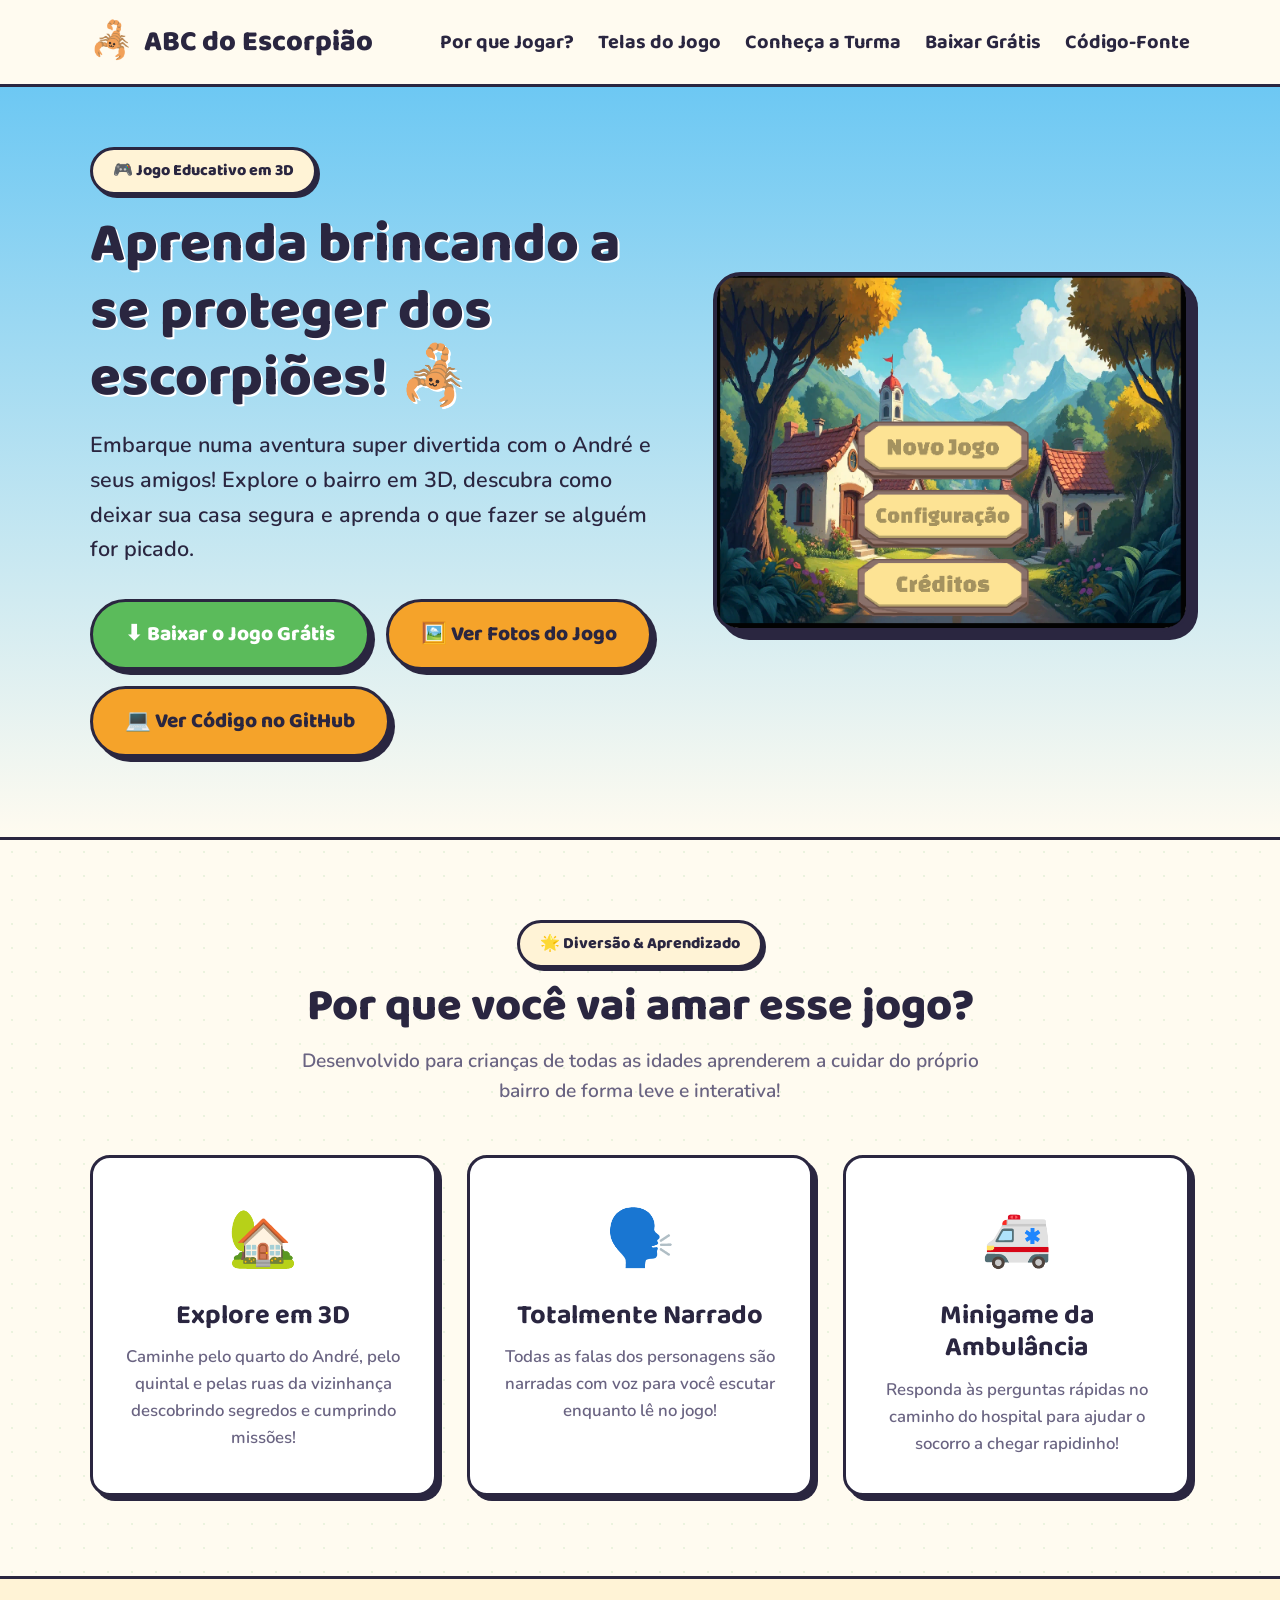
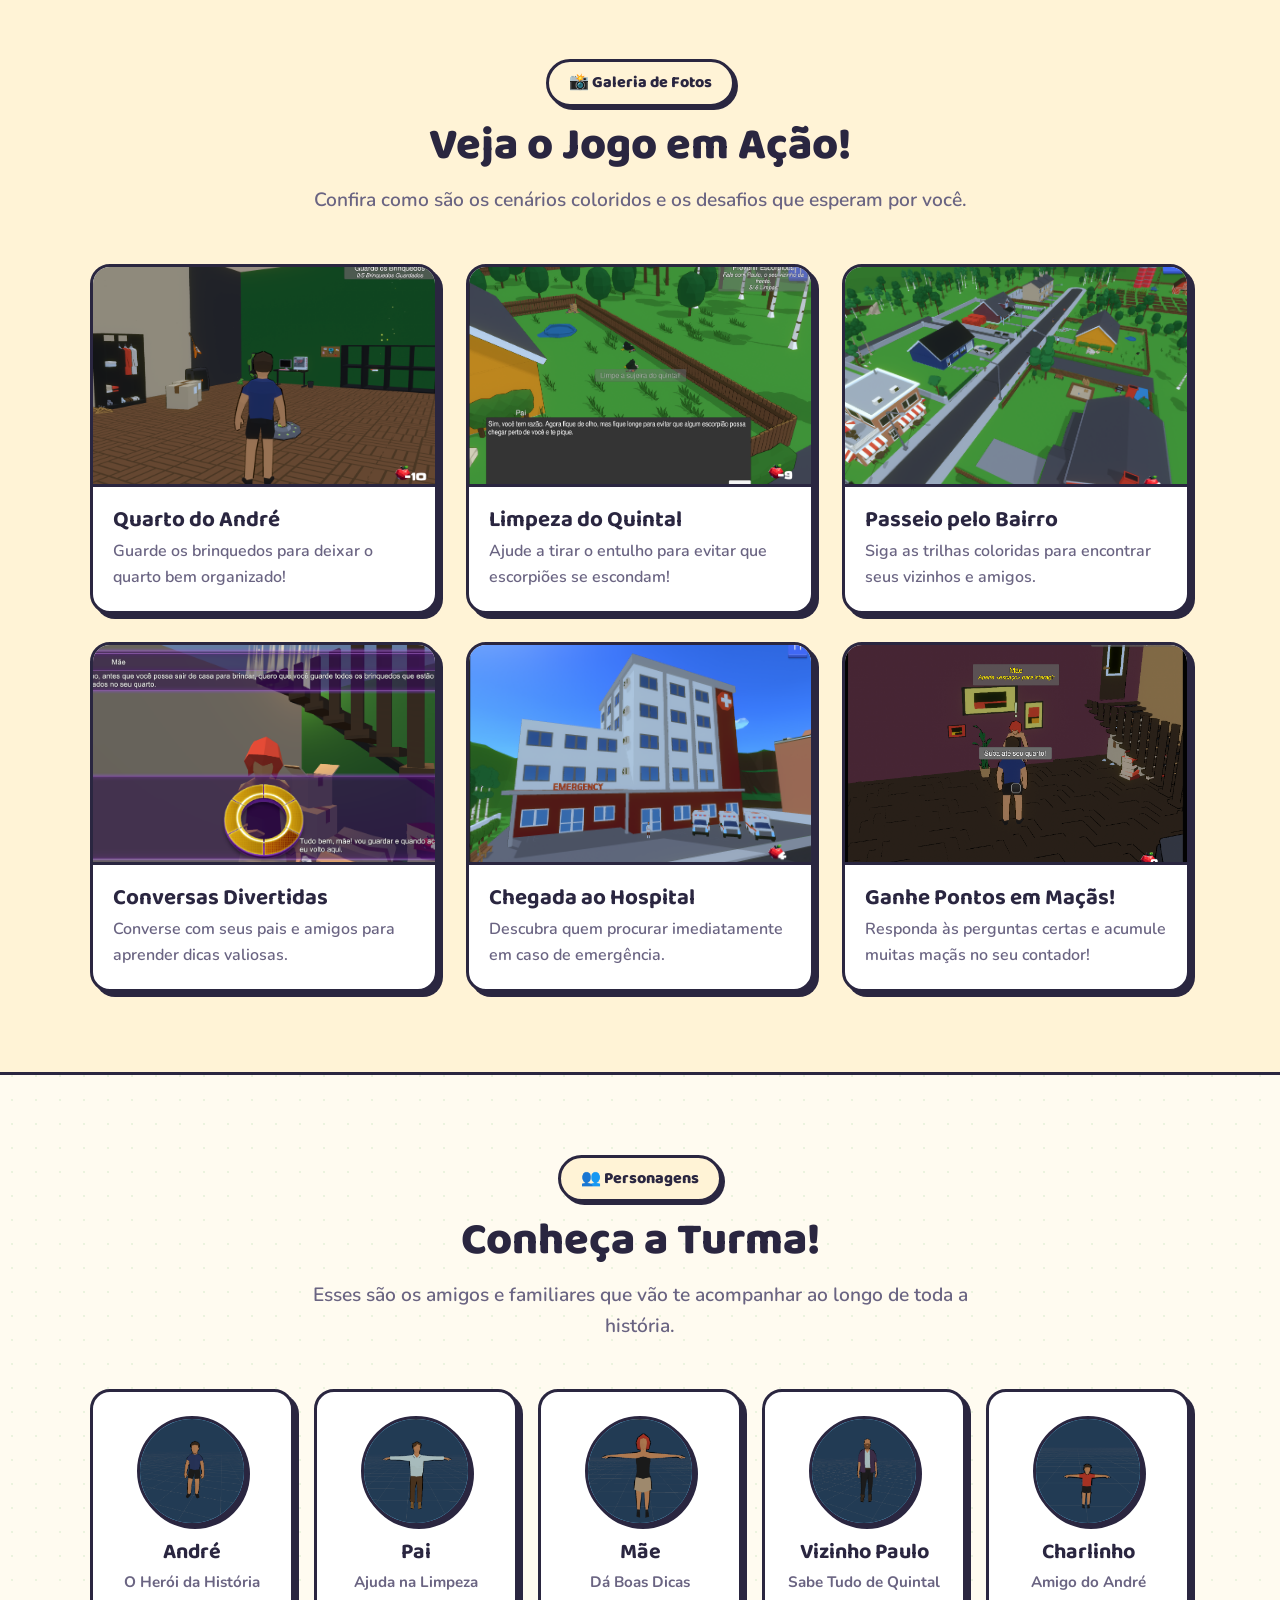
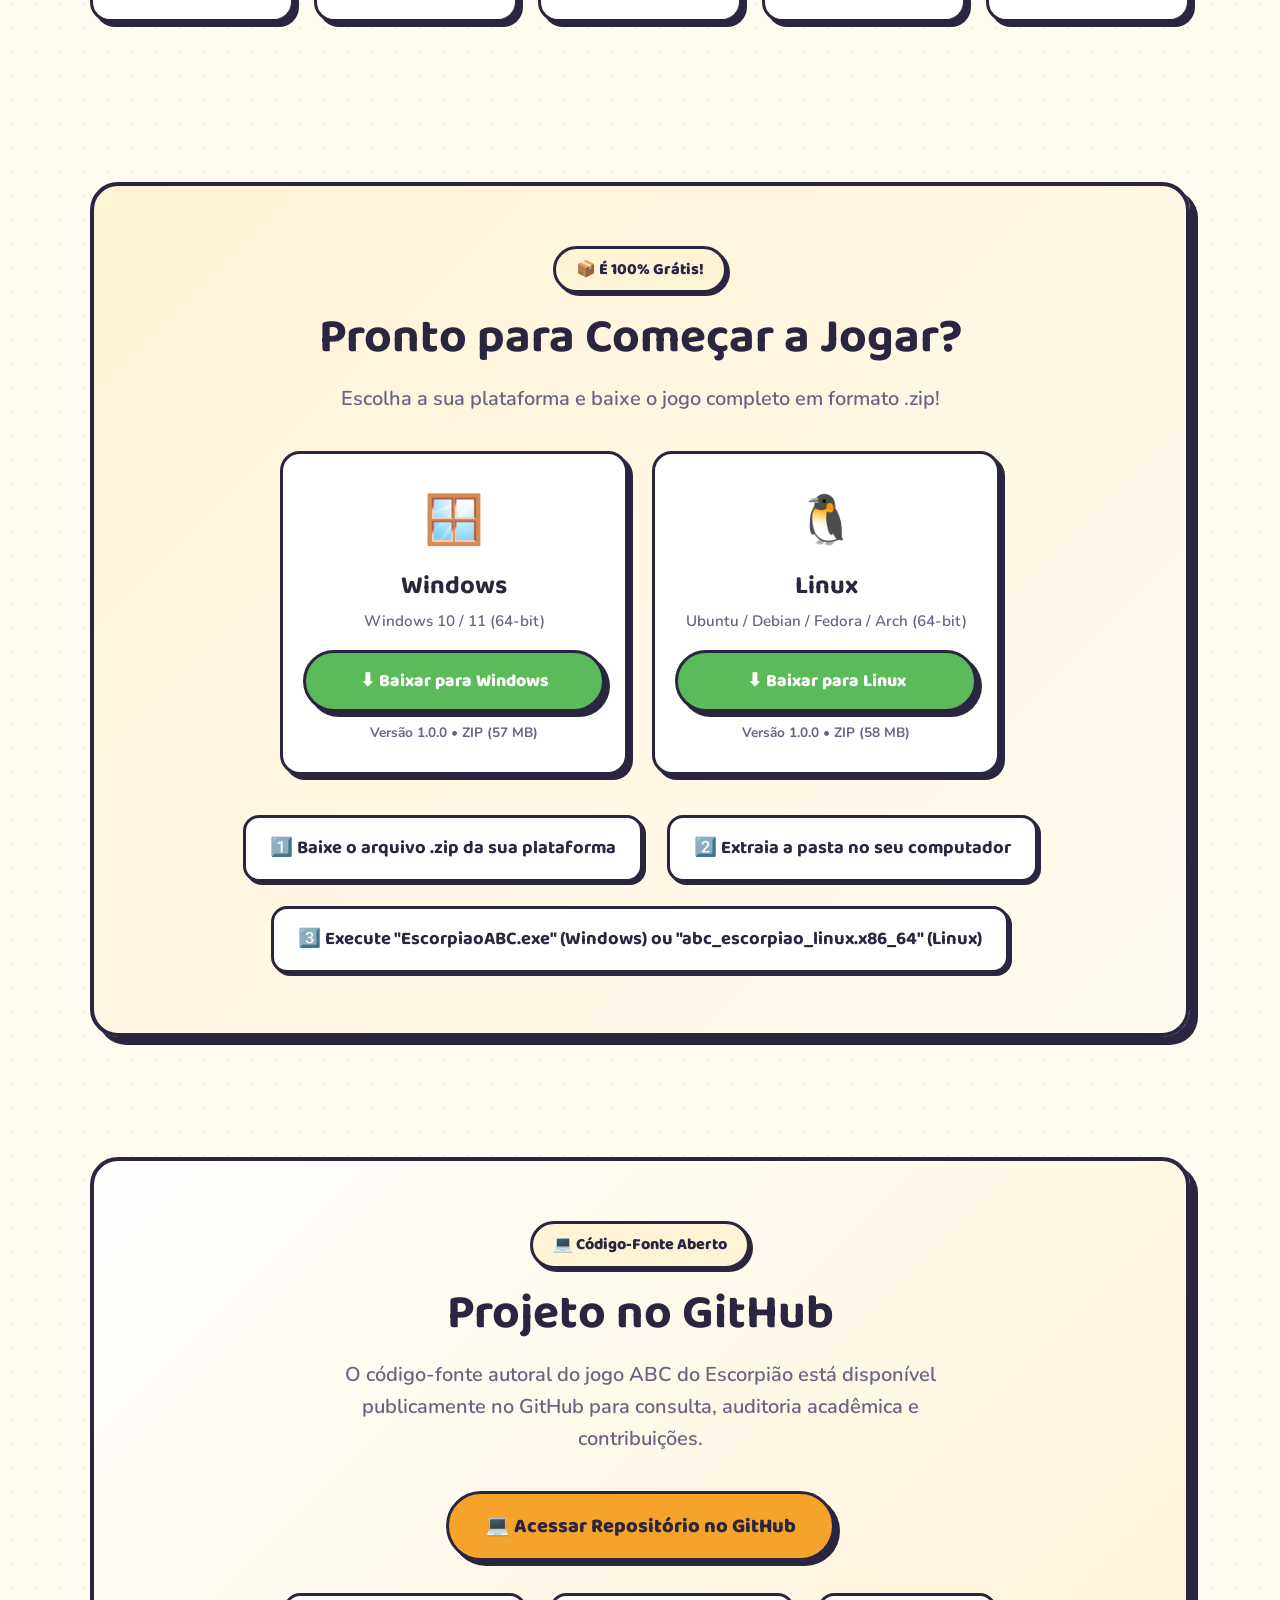
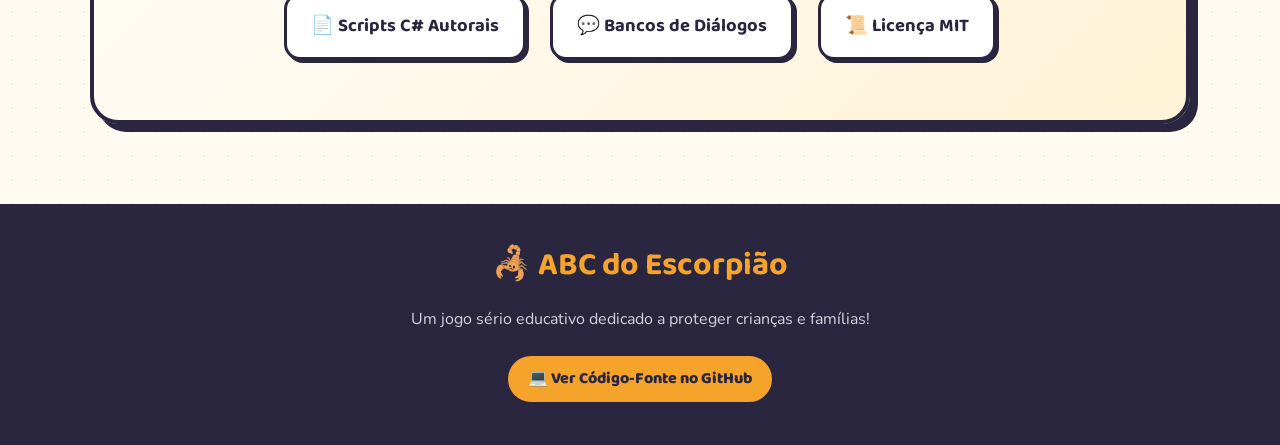
<file: index.html>
<!DOCTYPE html>
<html lang="pt-BR">

<head>
  <meta charset="UTF-8" />
  <meta name="viewport" content="width=device-width, initial-scale=1.0" />
  <title>ABC do Escorpião — Jogo Educativo Divertido em 3D</title>

  <!-- Google Fonts: Baloo 2 & Nunito -->
  <link rel="preconnect" href="https://fonts.googleapis.com">
  <link rel="preconnect" href="https://fonts.gstatic.com" crossorigin>
  <link href="https://fonts.googleapis.com/css2?family=Baloo+2:wght@500;700;800&family=Nunito:wght@600;700;800&display=swap" rel="stylesheet">

  <link rel="stylesheet" href="css/style.css">
</head>

<body>

  <!-- ══════════ NAVBAR ══════════ -->
  <nav class="nav">
    <div class="container">
      <a href="index.html" class="nav-brand">
        <span class="nav-brand-icon">🦂</span>
        <span>ABC do Escorpião</span>
      </a>

      <ul class="nav-links">
        <li><a href="#sobre">Por que Jogar?</a></li>
        <li><a href="#telas">Telas do Jogo</a></li>
        <li><a href="#turma">Conheça a Turma</a></li>
        <li><a href="#download">Baixar Grátis</a></li>
        <li><a href="#codigo">Código-Fonte</a></li>
      </ul>
    </div>
  </nav>

  <!-- ══════════ HERO SECTION ══════════ -->
  <section class="hero">
    <div class="container">
      <div class="hero-grid">

        <!-- Lado Esquerdo: Chamada Divertida -->
        <div>
          <span class="badge-tag">🎮 Jogo Educativo em 3D</span>
          
          <h1 class="hero-title">
            Aprenda brincando a se proteger dos escorpiões! 🦂
          </h1>

          <p class="hero-sub">
            Embarque numa aventura super divertida com o André e seus amigos! Explore o bairro em 3D, descubra como deixar sua casa segura e aprenda o que fazer se alguém for picado.
          </p>

          <div class="hero-actions">
            <a href="#download" class="btn btn-green">
              <span>⬇ Baixar o Jogo Grátis</span>
            </a>
            <a href="#telas" class="btn btn-yellow">
              <span>🖼️ Ver Fotos do Jogo</span>
            </a>
            <a href="https://github.com/juniormaniusis/abc_escorpiao" target="_blank" rel="noopener" class="btn btn-yellow" data-goatcounter-click="ver-codigo-github-hero">
              <span>💻 Ver Código no GitHub</span>
            </a>
          </div>
        </div>

        <!-- Lado Direito: Imagem Principal do Jogo -->
        <div class="hero-visual-frame">
          <div class="ink ink-lg">
            <img src="img/menu_inicial.png" alt="Tela inicial do jogo ABC do Escorpião" style="width: 100%; height: auto; border-radius: 22px; display: block;" />
          </div>
        </div>

      </div>
    </div>
  </section>

  <!-- ══════════ POR QUE JOGAR? (CARDS DIVERTIDOS) ══════════ -->
  <section class="features-section" id="sobre">
    <div class="container">
      <span class="badge-tag" style="display: table; margin: 0 auto 12px;">🌟 Diversão & Aprendizado</span>
      <h2 class="section-title">Por que você vai amar esse jogo?</h2>
      <p class="section-desc">
        Desenvolvido para crianças de todas as idades aprenderem a cuidar do próprio bairro de forma leve e interativa!
      </p>

      <div class="features-grid">

        <div class="feature-card ink">
          <div class="feature-icon">🏡</div>
          <h3>Explore em 3D</h3>
          <p>Caminhe pelo quarto do André, pelo quintal e pelas ruas da vizinhança descobrindo segredos e cumprindo missões!</p>
        </div>

        <div class="feature-card ink">
          <div class="feature-icon">🗣️</div>
          <h3>Totalmente Narrado</h3>
          <p>Todas as falas dos personagens são narradas com voz para você escutar enquanto lê no jogo!</p>
        </div>

        <div class="feature-card ink">
          <div class="feature-icon">🚑</div>
          <h3>Minigame da Ambulância</h3>
          <p>Responda às perguntas rápidas no caminho do hospital para ajudar o socorro a chegar rapidinho!</p>
        </div>

      </div>
    </div>
  </section>

  <!-- ══════════ GALERIA DE TELAS DO JOGO ══════════ -->
  <section class="gallery-section" id="telas">
    <div class="container">
      <span class="badge-tag" style="display: table; margin: 0 auto 12px;">📸 Galeria de Fotos</span>
      <h2 class="section-title">Veja o Jogo em Ação!</h2>
      <p class="section-desc">
        Confira como são os cenários coloridos e os desafios que esperam por você.
      </p>

      <div class="gallery-grid">

        <div class="gallery-card ink">
          <img src="img/quarto_andre.png" alt="Quarto do André" />
          <div class="gallery-card-body">
            <h4>Quarto do André</h4>
            <p>Guarde os brinquedos para deixar o quarto bem organizado!</p>
          </div>
        </div>

        <div class="gallery-card ink">
          <img src="img/quintal_entulho.png" alt="Quintal e Limpeza" />
          <div class="gallery-card-body">
            <h4>Limpeza do Quintal</h4>
            <p>Ajude a tirar o entulho para evitar que escorpiões se escondam!</p>
          </div>
        </div>

        <div class="gallery-card ink">
          <img src="img/rua_vizinhanca.png" alt="Rua da Vizinhança" />
          <div class="gallery-card-body">
            <h4>Passeio pelo Bairro</h4>
            <p>Siga as trilhas coloridas para encontrar seus vizinhos e amigos.</p>
          </div>
        </div>

        <div class="gallery-card ink">
          <img src="img/dialogo_npc_mae.png" alt="Conversando com a Mãe" />
          <div class="gallery-card-body">
            <h4>Conversas Divertidas</h4>
            <p>Converse com seus pais e amigos para aprender dicas valiosas.</p>
          </div>
        </div>

        <div class="gallery-card ink">
          <img src="img/hospital.png" alt="Atendimento no Hospital" />
          <div class="gallery-card-body">
            <h4>Chegada ao Hospital</h4>
            <p>Descubra quem procurar imediatamente em caso de emergência.</p>
          </div>
        </div>

        <div class="gallery-card ink">
          <img src="img/hud_indicador_missao.png" alt="Missões e Pontos" />
          <div class="gallery-card-body">
            <h4>Ganhe Pontos em Maçãs!</h4>
            <p>Responda às perguntas certas e acumule muitas maçãs no seu contador!</p>
          </div>
        </div>

      </div>
    </div>
  </section>

  <!-- ══════════ CONHEÇA A TURMA ══════════ -->
  <section class="chars-section" id="turma">
    <div class="container">
      <span class="badge-tag" style="display: table; margin: 0 auto 12px;">👥 Personagens</span>
      <h2 class="section-title">Conheça a Turma!</h2>
      <p class="section-desc">
        Esses são os amigos e familiares que vão te acompanhar ao longo de toda a história.
      </p>

      <div class="chars-grid">

        <div class="char-card ink">
          <div class="char-img-box">
            <img src="img/personagem_andre.png" alt="André" />
          </div>
          <h4>André</h4>
          <p>O Herói da História</p>
        </div>

        <div class="char-card ink">
          <div class="char-img-box">
            <img src="img/personagem_pai.png" alt="Pai" />
          </div>
          <h4>Pai</h4>
          <p>Ajuda na Limpeza</p>
        </div>

        <div class="char-card ink">
          <div class="char-img-box">
            <img src="img/personagem_mae.png" alt="Mãe" />
          </div>
          <h4>Mãe</h4>
          <p>Dá Boas Dicas</p>
        </div>

        <div class="char-card ink">
          <div class="char-img-box">
            <img src="img/personagem_paulo.png" alt="Vizinho Paulo" />
          </div>
          <h4>Vizinho Paulo</h4>
          <p>Sabe Tudo de Quintal</p>
        </div>

        <div class="char-card ink">
          <div class="char-img-box">
            <img src="img/personagem_charlinho.png" alt="Charlinho" />
          </div>
          <h4>Charlinho</h4>
          <p>Amigo do André</p>
        </div>

      </div>
    </div>
  </section>

  <!-- ══════════ DOWNLOAD SECTION ══════════ -->
  <section class="download-section" id="download">
    <div class="container">
      <div class="download-box ink ink-lg">
        <span class="badge-tag">📦 É 100% Grátis!</span>
        <h2>Pronto para Começar a Jogar?</h2>
        <p>
          Escolha a sua plataforma e baixe o jogo completo em formato .zip!
        </p>

        <!-- Cards de Download por Plataforma -->
        <div class="download-cards">
          
          <!-- Card Windows -->
          <div class="feature-card ink" style="text-align: center; padding: 28px 20px;">
            <div class="feature-icon" style="font-size: 3rem; margin-bottom: 12px;">🪟</div>
            <h3 style="font-size: 1.6rem; margin-bottom: 8px;">Windows</h3>
            <p style="font-size: 0.95rem; margin-bottom: 16px;">Windows 10 / 11 (64-bit)</p>
            <a href="https://github.com/juniormaniusis/abc_escorpiao/releases/download/v1.0.0/escorpiao_windows.zip" target="_blank" class="btn btn-green btn-block" data-goatcounter-click="download-windows">
              <span>⬇ Baixar para Windows</span>
            </a>
            <span style="display: block; font-size: 0.85rem; color: var(--muted); margin-top: 10px; font-weight: 700;">Versão 1.0.0 • ZIP (57 MB)</span>
          </div>

          <!-- Card Linux -->
          <div class="feature-card ink" style="text-align: center; padding: 28px 20px;">
            <div class="feature-icon" style="font-size: 3rem; margin-bottom: 12px;">🐧</div>
            <h3 style="font-size: 1.6rem; margin-bottom: 8px;">Linux</h3>
            <p style="font-size: 0.95rem; margin-bottom: 16px;">Ubuntu / Debian / Fedora / Arch (64-bit)</p>
            <a href="https://github.com/juniormaniusis/abc_escorpiao/releases/download/v1.0.0/escorpiao_linux.zip" target="_blank" class="btn btn-green btn-block" data-goatcounter-click="download-linux">
              <span>⬇ Baixar para Linux</span>
            </a>
            <span style="display: block; font-size: 0.85rem; color: var(--muted); margin-top: 10px; font-weight: 700;">Versão 1.0.0 • ZIP (58 MB)</span>
          </div>

        </div>

        <div class="download-steps">
          <div class="step-item">1️⃣ Baixe o arquivo .zip da sua plataforma</div>
          <div class="step-item">2️⃣ Extraia a pasta no seu computador</div>
          <div class="step-item">3️⃣ Execute "EscorpiaoABC.exe" (Windows) ou "abc_escorpiao_linux.x86_64" (Linux)</div>
        </div>
      </div>
    </div>
  </section>

  <!-- ══════════ SEÇÃO CÓDIGO-FONTE GITHUB ══════════ -->
  <section class="github-section" id="codigo" style="padding: 40px 0 80px;">
    <div class="container">
      <div class="download-box ink ink-lg" style="background: linear-gradient(135deg, #ffffff 0%, var(--paper2) 100%);">
        <span class="badge-tag">💻 Código-Fonte Aberto</span>
        <h2>Projeto no GitHub</h2>
        <p>
          O código-fonte autoral do jogo ABC do Escorpião está disponível publicamente no GitHub para consulta, auditoria acadêmica e contribuições.
        </p>

        <div style="display: flex; gap: 16px; justify-content: center; flex-wrap: wrap; margin-top: 24px;">
          <a href="https://github.com/juniormaniusis/abc_escorpiao" target="_blank" rel="noopener" class="btn btn-yellow btn-lg" data-goatcounter-click="ver-codigo-github-secao">
            <span>💻 Acessar Repositório no GitHub</span>
          </a>
        </div>

        <div class="download-steps" style="margin-top: 32px;">
          <div class="step-item">📄 Scripts C# Autorais</div>
          <div class="step-item">💬 Bancos de Diálogos</div>
          <div class="step-item">📜 Licença MIT</div>
        </div>
      </div>
    </div>
  </section>

  <!-- ══════════ FOOTER ══════════ -->
  <footer class="footer">
    <div class="container" style="display: flex; flex-direction: column; align-items: center; gap: 12px;">
      <h3>🦂 ABC do Escorpião</h3>
      <p>Um jogo sério educativo dedicado a proteger crianças e famílias!</p>
      <a href="https://github.com/juniormaniusis/abc_escorpiao" target="_blank" rel="noopener" class="btn btn-yellow btn-sm" style="margin-top: 8px;" data-goatcounter-click="ver-codigo-github-footer">
        <span>💻 Ver Código-Fonte no GitHub</span>
      </a>
    </div>
  </footer>

  <!-- GoatCounter: estatisticas de visitas e cliques, gratis, sem cookies -->
  <script data-goatcounter="https://abcescorpiao.goatcounter.com/count"
          async src="//gc.zgo.at/count.js"></script>

</body>

</html>
</file>
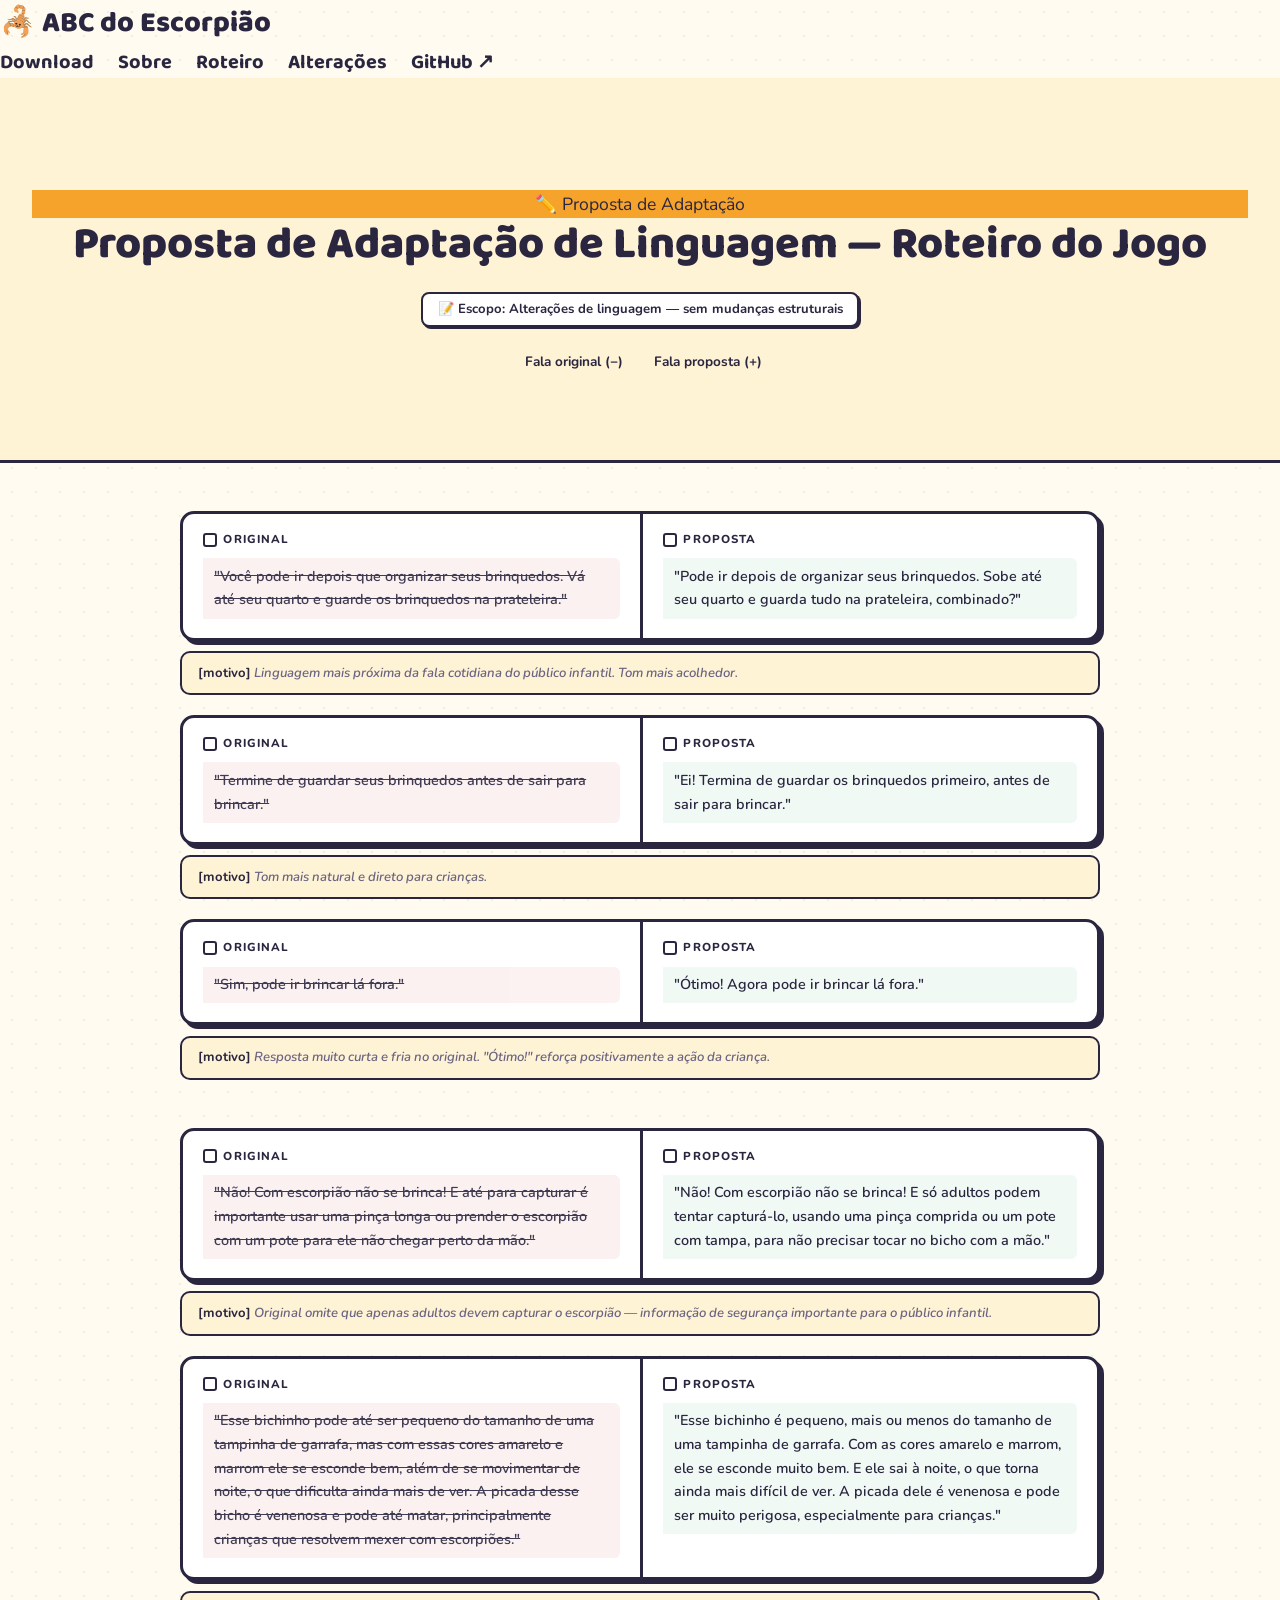
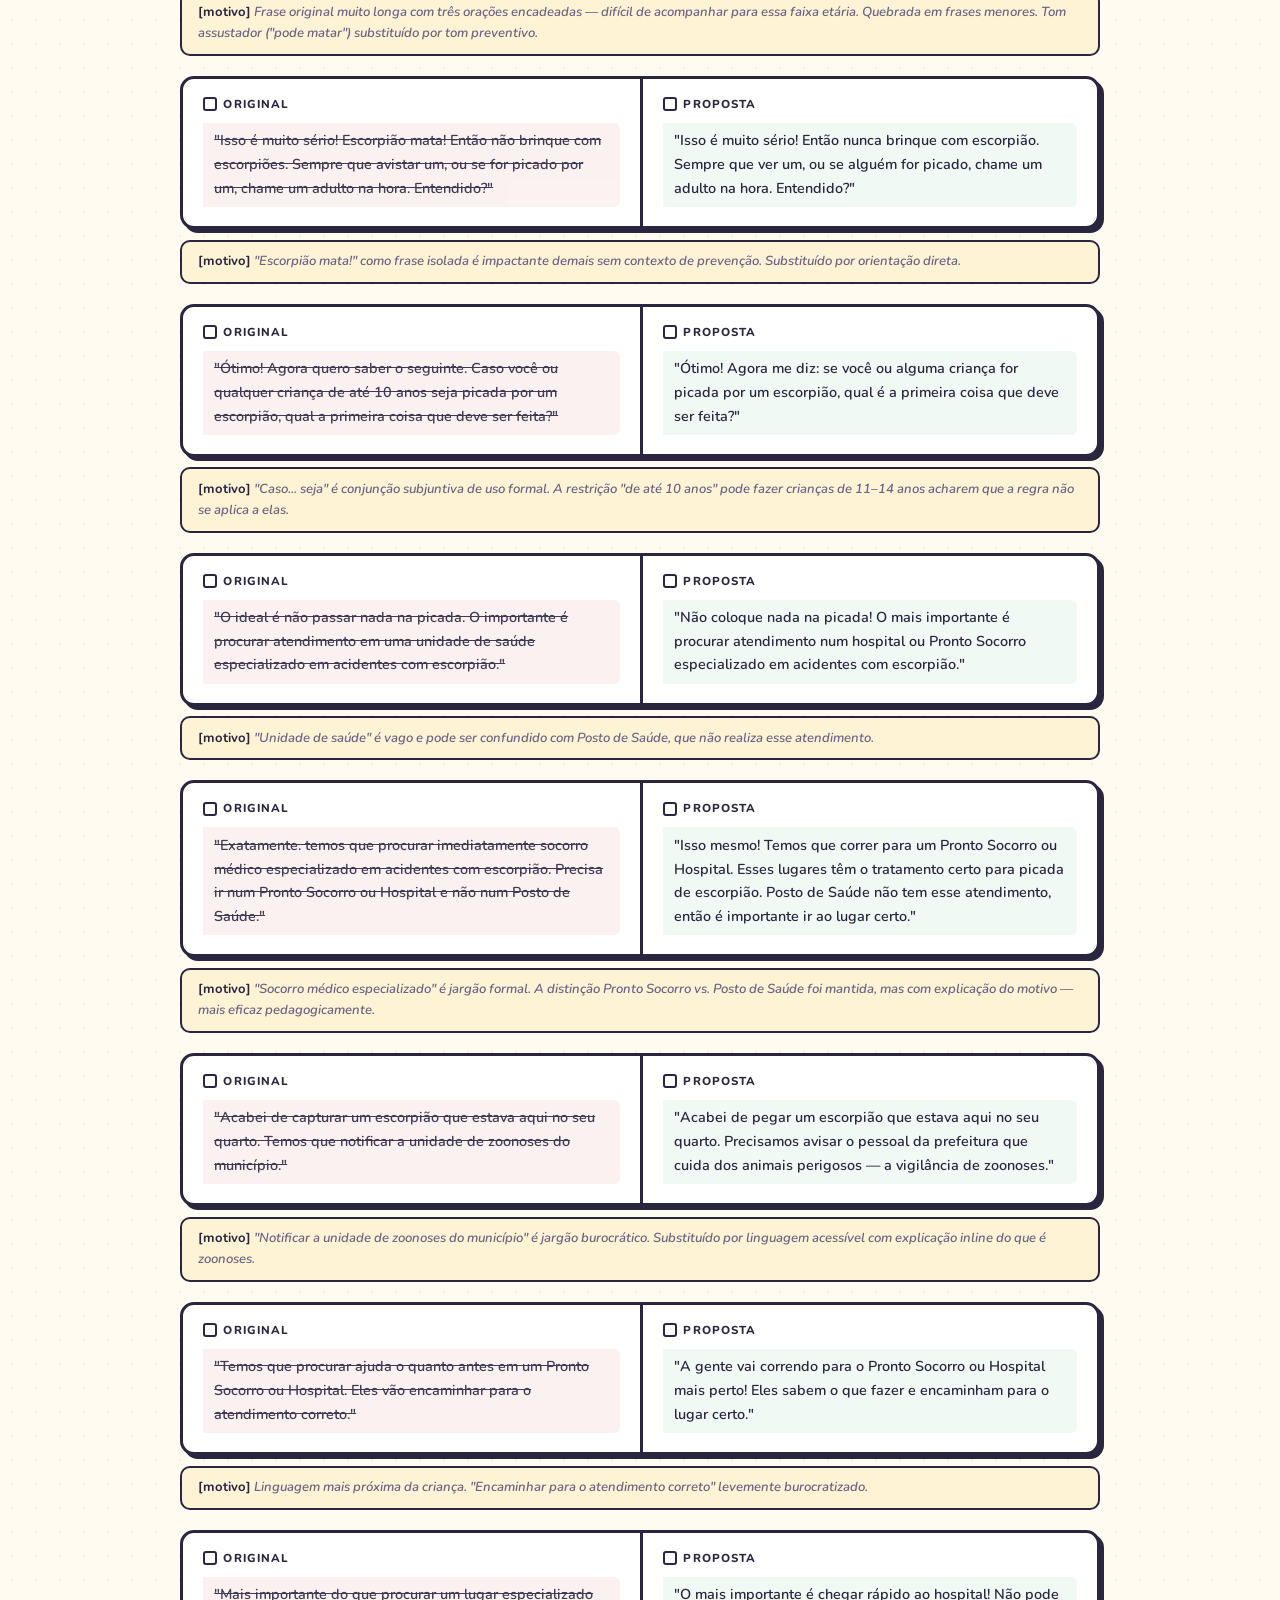
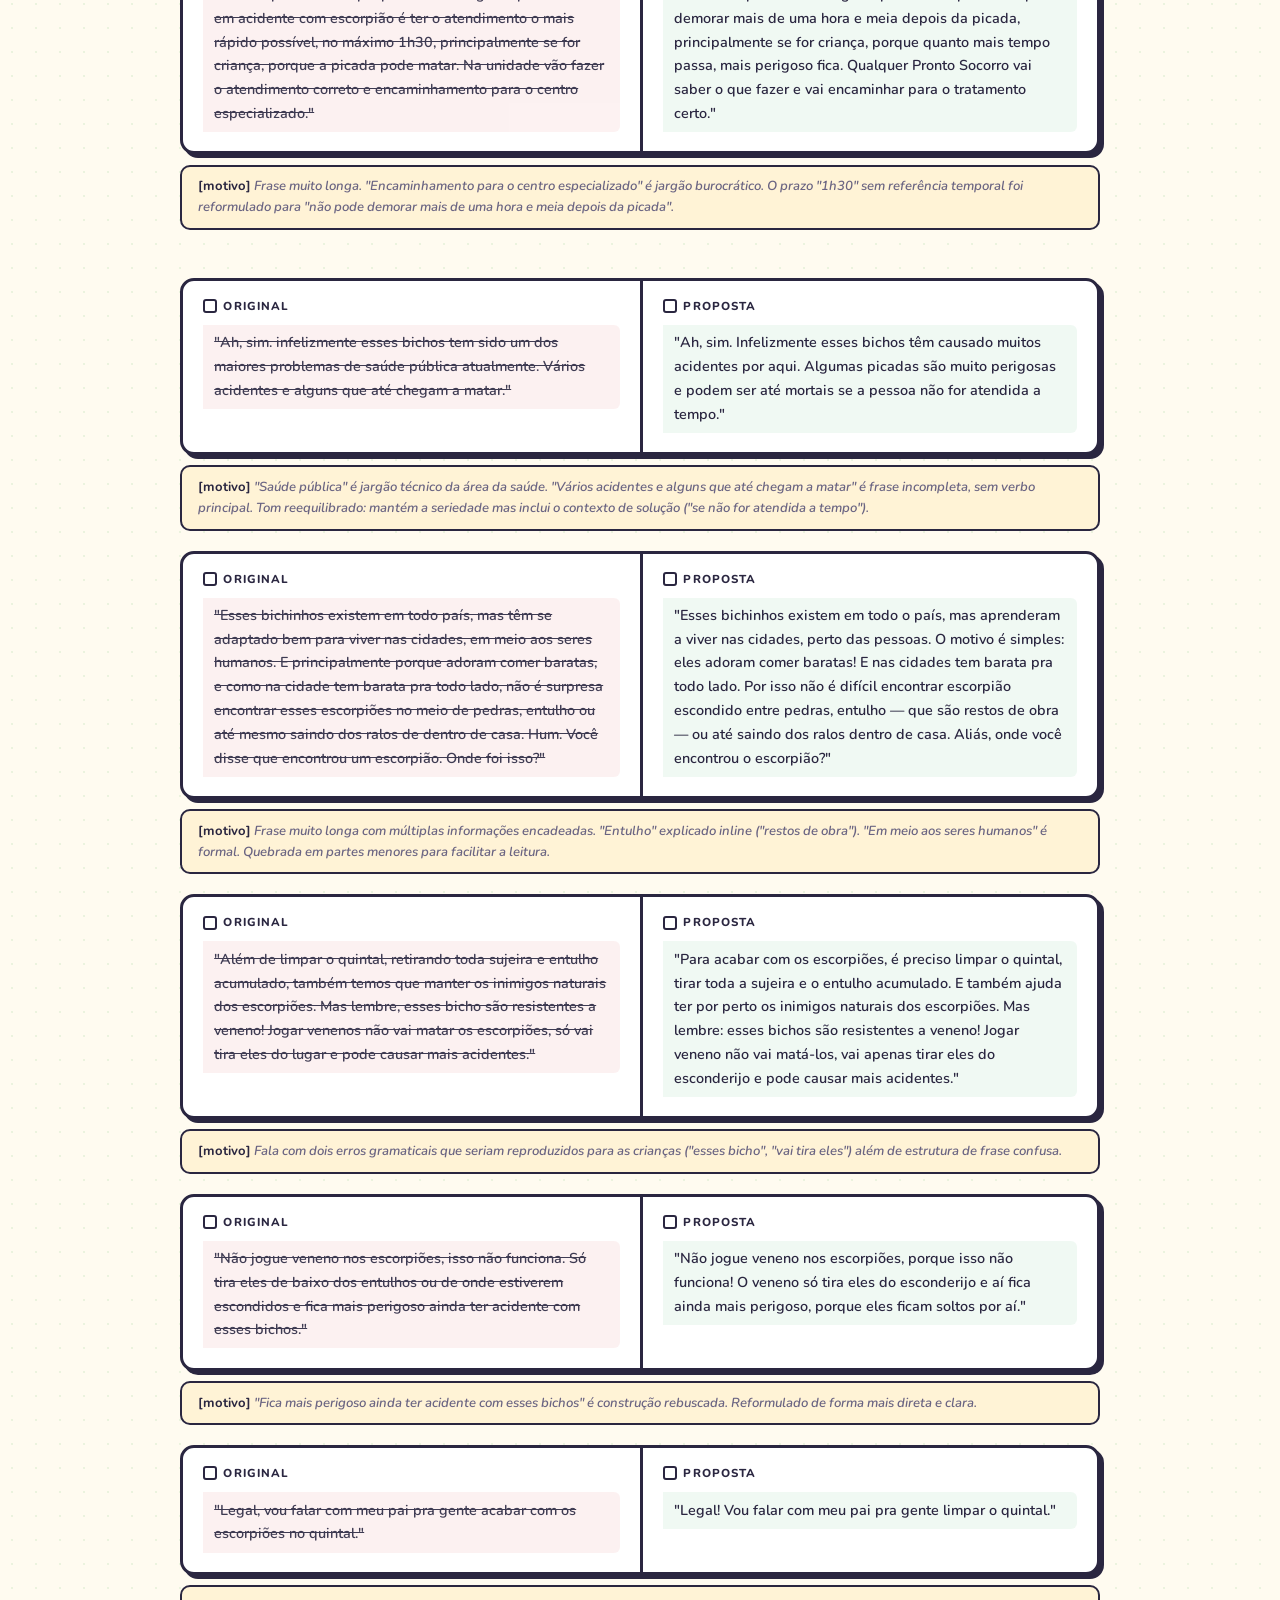
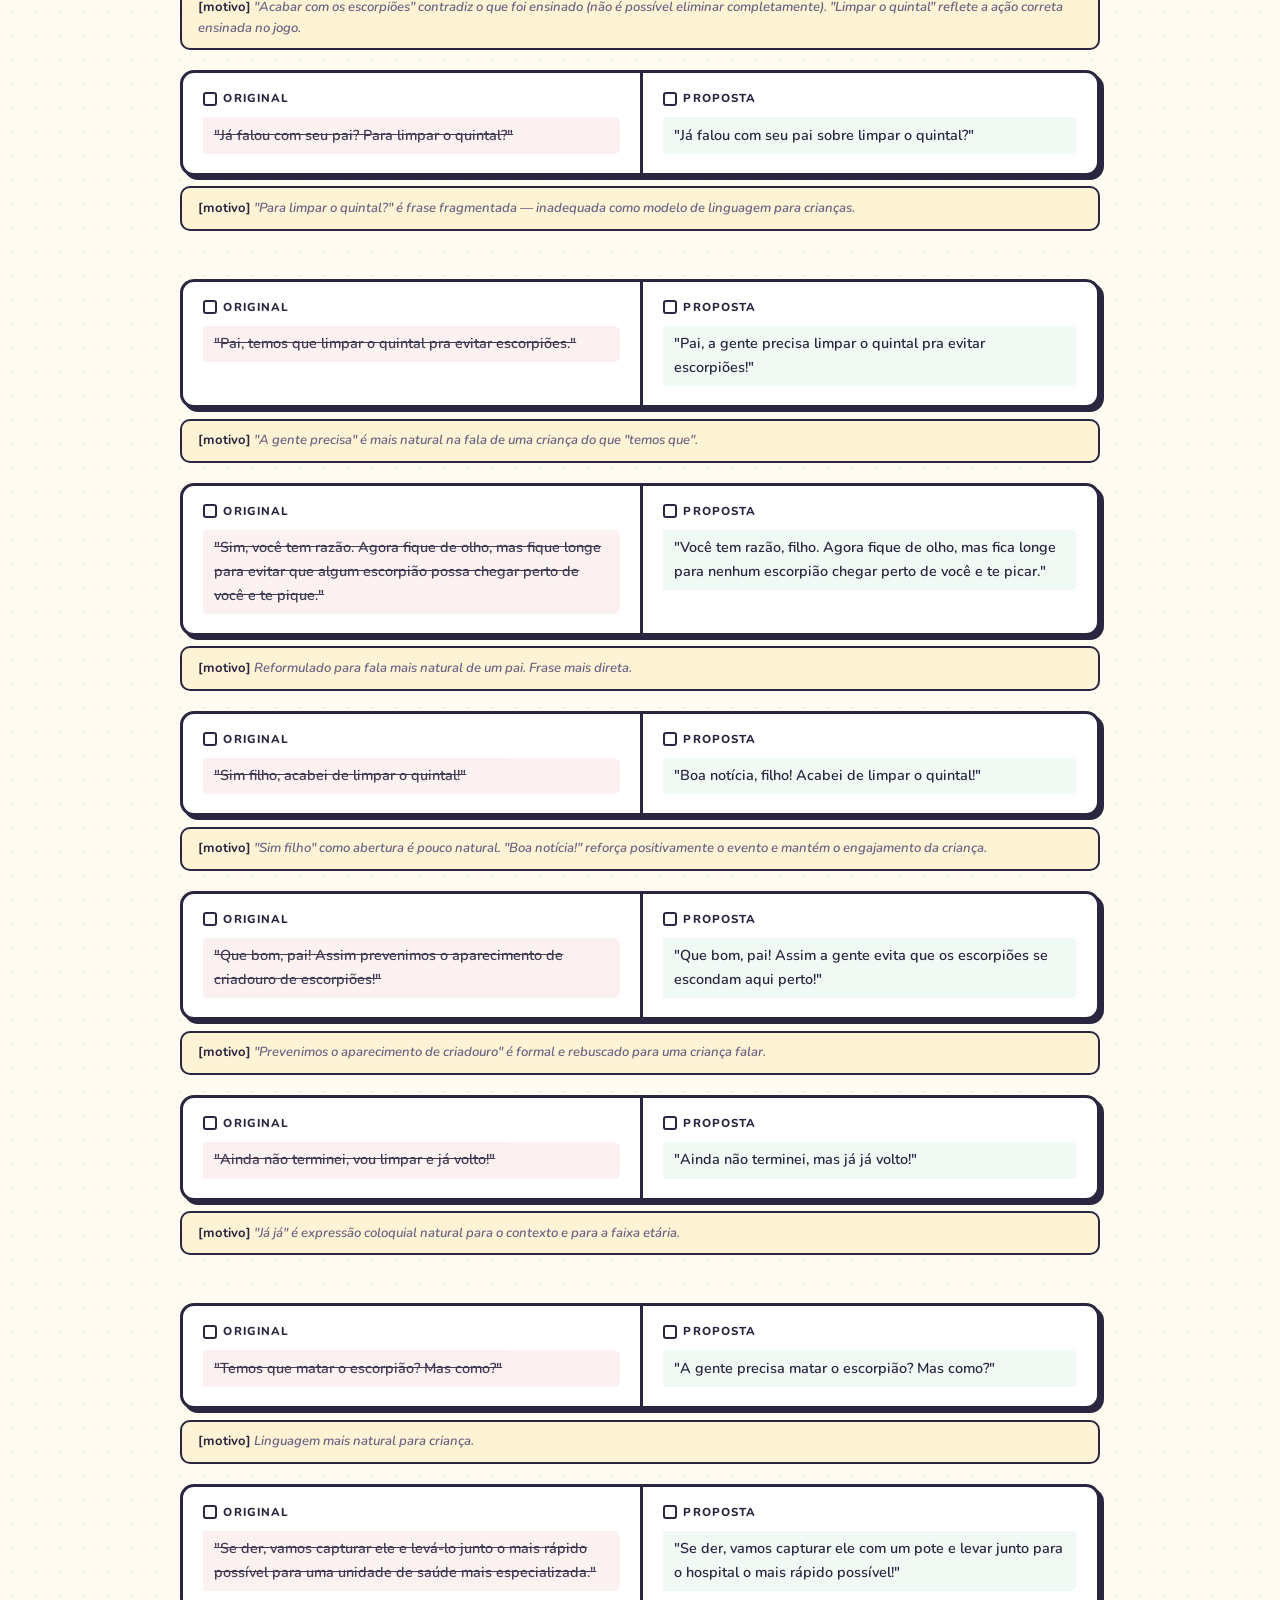
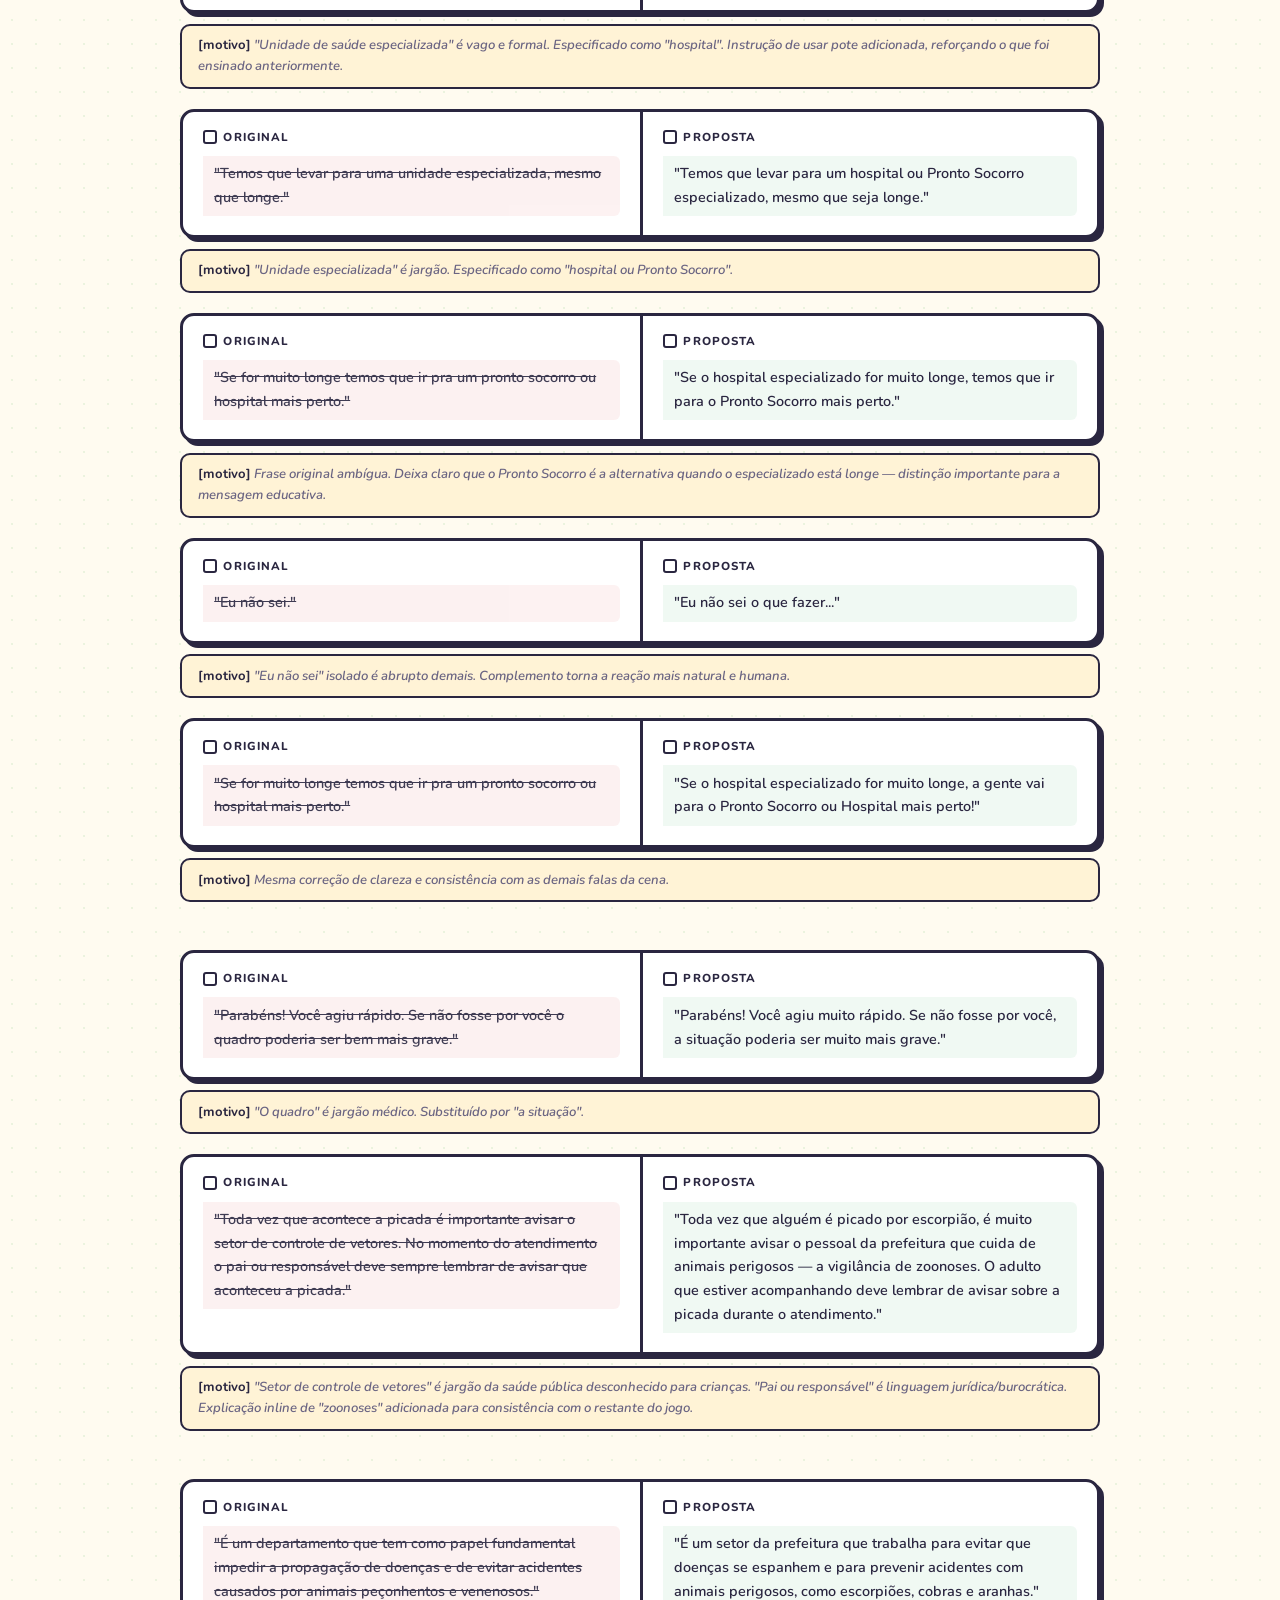
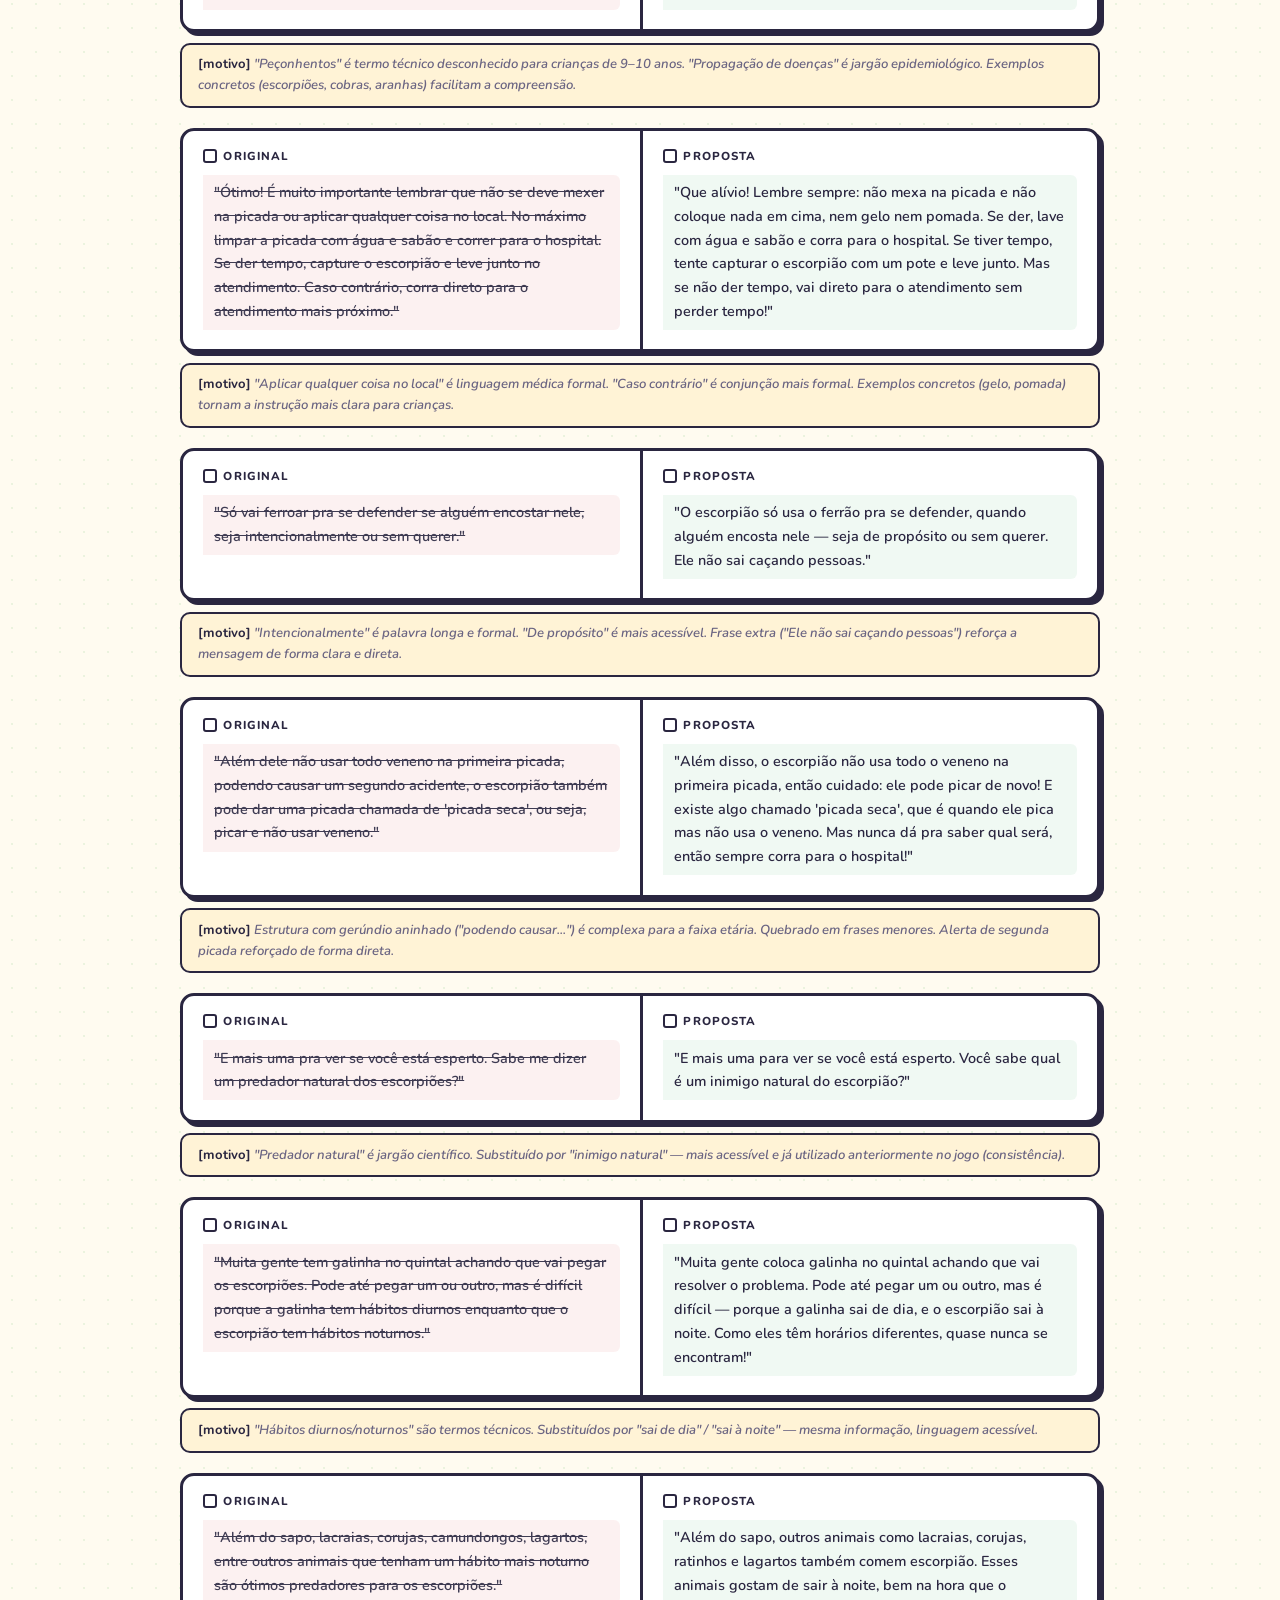
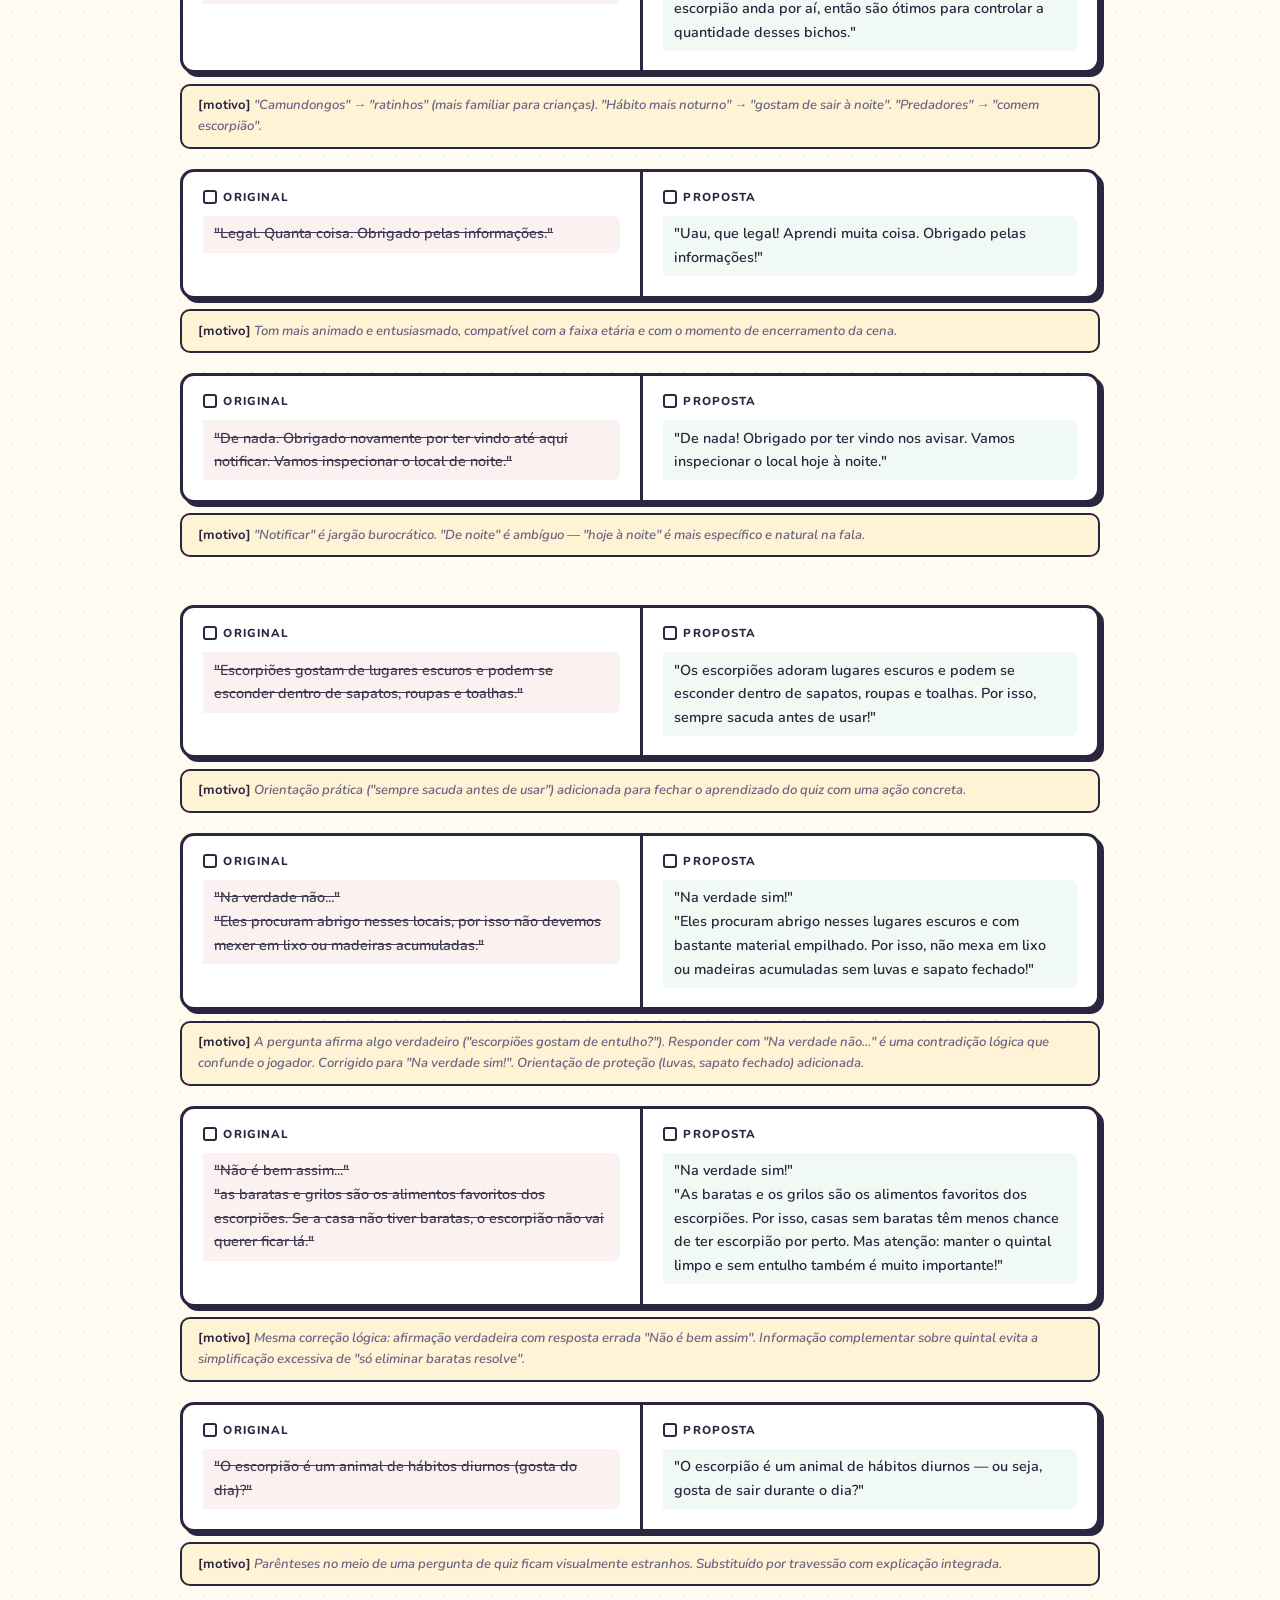
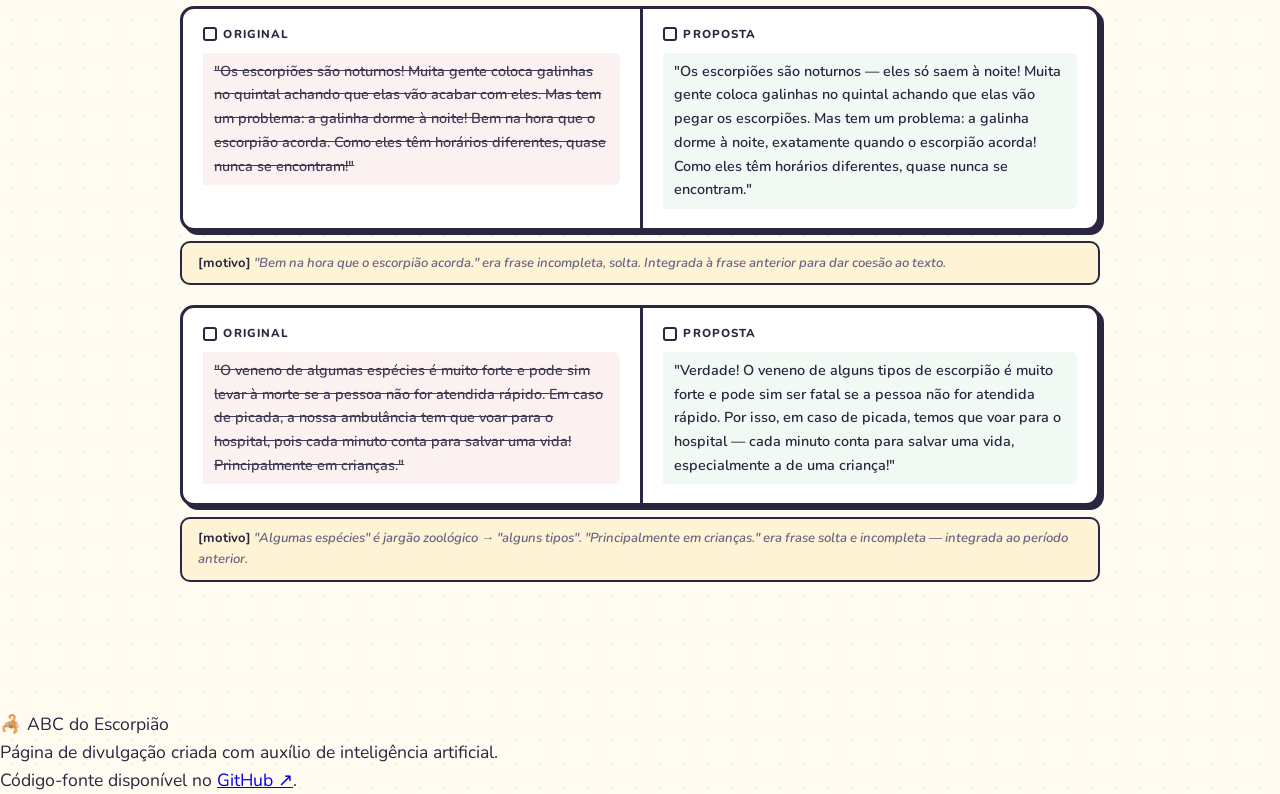
<file: diff.html>
<!DOCTYPE html>
<html lang="pt-BR">
<head>
  <meta charset="UTF-8" />
  <meta name="viewport" content="width=device-width, initial-scale=1.0" />
  <title>Alterações V1 → V2 — ABC do Escorpião</title>
  <link rel="preconnect" href="https://fonts.googleapis.com">
  <link href="https://fonts.googleapis.com/css2?family=Baloo+2:wght@400;600;700;800&family=Nunito:wght@400;600;700;800&display=swap" rel="stylesheet">
  <link rel="stylesheet" href="css/style.css">
  <style>
    .diff-page-hero {
      background: var(--paper2);
      border-bottom: 3px solid var(--outline);
      padding: 7rem 2rem 3rem;
      text-align: center;
    }
    .diff-page-hero h1 {
      font-family: 'Baloo 2', sans-serif;
      font-size: clamp(1.8rem, 4vw, 2.8rem);
      font-weight: 800; color: var(--text);
    }
    .diff-meta {
      display: flex; flex-wrap: wrap; gap: 0.75rem;
      justify-content: center; margin-top: 1.25rem;
    }
    .diff-meta-tag {
      background: var(--white); border: 2px solid var(--outline);
      box-shadow: 2px 2px 0 var(--outline);
      font-size: 0.82rem; font-weight: 700;
      padding: 0.3rem 0.9rem; border-radius: 8px;
      color: var(--text);
    }

    .diff-content { padding: 3rem 2rem 5rem; }
    .diff-content .container { max-width: 960px; margin: 0 auto; }

    .diff-legend-bar {
      display: flex; gap: 1.5rem; margin-bottom: 2.5rem;
      flex-wrap: wrap; align-items: center;
    }
    .diff-legend-bar span {
      display: inline-flex; align-items: center; gap: 0.45rem;
      font-size: 0.85rem; font-weight: 700; color: var(--text);
    }

    /* section grouping */
    .diff-section { margin-bottom: 3rem; }
    .diff-section-title {
      font-family: 'Baloo 2', sans-serif;
      font-size: 1.2rem; font-weight: 800;
      color: var(--outline);
      background: var(--sky);
      border: 3px solid var(--outline);
      box-shadow: 4px 4px 0 var(--outline);
      border-radius: 12px;
      padding: 0.6rem 1.25rem;
      margin-bottom: 1.25rem;
      display: inline-block;
    }

    /* each diff pair */
    .diff-pair { margin-bottom: 1.25rem; }
    .diff-pair-cols {
      display: grid; grid-template-columns: 1fr 1fr;
      border: 3px solid var(--outline);
      border-radius: 14px;
      box-shadow: 4px 4px 0 var(--outline);
      overflow: hidden;
      background: var(--white);
    }
    .diff-pair-col { padding: 1rem 1.25rem; }
    .diff-pair-col + .diff-pair-col { border-left: 3px solid var(--outline); }
    .diff-pair-col-label {
      font-size: 0.72rem; font-weight: 800; letter-spacing: 0.1em;
      text-transform: uppercase; margin-bottom: 0.6rem;
      display: flex; align-items: center; gap: 0.4rem;
    }
    .diff-pair-col-label.orig { color: var(--red-del); }
    .diff-pair-col-label.prop { color: var(--green-add); }
    .diff-pair-col-label::before {
      content: ''; display: inline-block;
      width: 10px; height: 10px; border-radius: 3px;
      border: 2px solid var(--outline);
    }
    .diff-pair-col-label.orig::before { background: var(--red-del); }
    .diff-pair-col-label.prop::before { background: var(--green-add); }

    .line-removed {
      background: rgba(217,69,69,0.08);
      border-left: 4px solid var(--red-del);
      padding: 0.4rem 0.7rem; margin: 0.2rem 0;
      border-radius: 0 6px 6px 0;
      color: var(--red-del);
      font-size: 0.9rem; font-weight: 600; line-height: 1.65;
      text-decoration: line-through; opacity: 0.9;
    }
    .line-added {
      background: rgba(61,171,106,0.08);
      border-left: 4px solid var(--green-add);
      padding: 0.4rem 0.7rem; margin: 0.2rem 0;
      border-radius: 0 6px 6px 0;
      color: var(--text);
      font-size: 0.9rem; font-weight: 600; line-height: 1.65;
    }

    .diff-motivo {
      margin-top: 0.65rem;
      background: var(--paper2);
      border: 2px solid var(--outline);
      border-radius: 10px;
      padding: 0.6rem 1rem;
      font-size: 0.82rem; font-weight: 600; color: var(--muted);
      font-style: italic;
    }
    .diff-motivo strong { color: var(--text); font-style: normal; }

    /* summary table */
    .diff-summary { margin-top: 3rem; }
    .diff-summary h2 {
      font-family: 'Baloo 2', sans-serif;
      font-size: 1.4rem; font-weight: 800;
      color: var(--text); margin-bottom: 1.25rem;
    }
    .diff-table {
      width: 100%; border-collapse: collapse;
      border: 3px solid var(--outline);
      border-radius: 12px; overflow: hidden;
      box-shadow: 4px 4px 0 var(--outline);
    }
    .diff-table th {
      background: var(--grass); color: var(--white);
      font-family: 'Baloo 2', sans-serif; font-weight: 800;
      font-size: 0.88rem; text-align: left;
      padding: 0.7rem 1rem;
      border-bottom: 3px solid var(--outline);
      text-shadow: 1px 1px 0 var(--outline);
    }
    .diff-table td {
      background: var(--white);
      font-size: 0.88rem; font-weight: 600;
      padding: 0.6rem 1rem;
      border-bottom: 2px solid rgba(42,38,64,0.1);
      color: var(--text);
    }
    .diff-table tr:last-child td { border-bottom: none; }
    .diff-table tr:last-child td { font-weight: 800; background: var(--paper2); }
    .diff-table td:last-child { text-align: center; font-weight: 800; color: var(--house-dk); }

    .diff-table2 { margin-top: 1.5rem; }
    .diff-table2 td:last-child { color: var(--grass-dk); }

    .diff-footnote {
      margin-top: 0.75rem;
      font-size: 0.8rem; font-weight: 600; color: var(--muted);
      font-style: italic;
    }

    @media (max-width: 640px) {
      .diff-pair-cols { grid-template-columns: 1fr; }
      .diff-pair-col + .diff-pair-col { border-left: none; border-top: 3px solid var(--outline); }
    }
  </style>
</head>
<body>

<!-- ══════════ NAV ══════════ -->
<nav>
  <a href="index.html" class="nav-brand">🦂 ABC do Escorpião</a>
  <ul class="nav-links">
    <li><a href="index.html#downloads">Download</a></li>
    <li><a href="index.html#sobre">Sobre</a></li>
    <li><a href="index.html#roteiro">Roteiro</a></li>
    <li><a href="diff.html" class="active">Alterações</a></li>
    <li><a href="https://github.com/juniormaniusis/abc_escorpiao" target="_blank">GitHub ↗</a></li>
  </ul>
</nav>

<!-- ══════════ HERO ══════════ -->
<div class="diff-page-hero">
  <p class="section-label" style="background:var(--house);color:var(--outline);">✏️ Proposta de Adaptação</p>
  <h1>Proposta de Adaptação de Linguagem — Roteiro do Jogo</h1>
  <div class="diff-meta">
    <span class="diff-meta-tag">📝 Escopo: Alterações de linguagem — sem mudanças estruturais</span>
  </div>
  <div class="diff-legend-bar" style="justify-content:center;margin-top:1.5rem;">
    <span><span class="leg-dot" style="background:var(--red-del)"></span> Fala original (−)</span>
    <span><span class="leg-dot" style="background:var(--green-add)"></span> Fala proposta (+)</span>
  </div>
</div>

<!-- ══════════ CONTEÚDO ══════════ -->
<div class="diff-content">
  <div class="container">

    <!-- ── Quest 1 ── -->
    <div class="diff-section">

      <div class="diff-pair">
        <div class="diff-pair-cols">
          <div class="diff-pair-col">
            <div class="diff-pair-col-label orig">Original</div>
            <div class="line-removed">"Você pode ir depois que organizar seus brinquedos. Vá até seu quarto e guarde os brinquedos na prateleira."</div>
          </div>
          <div class="diff-pair-col">
            <div class="diff-pair-col-label prop">Proposta</div>
            <div class="line-added">"Pode ir depois de organizar seus brinquedos. Sobe até seu quarto e guarda tudo na prateleira, combinado?"</div>
          </div>
        </div>
        <div class="diff-motivo"><strong>[motivo]</strong> Linguagem mais próxima da fala cotidiana do público infantil. Tom mais acolhedor.</div>
      </div>

      <div class="diff-pair">
        <div class="diff-pair-cols">
          <div class="diff-pair-col">
            <div class="diff-pair-col-label orig">Original</div>
            <div class="line-removed">"Termine de guardar seus brinquedos antes de sair para brincar."</div>
          </div>
          <div class="diff-pair-col">
            <div class="diff-pair-col-label prop">Proposta</div>
            <div class="line-added">"Ei! Termina de guardar os brinquedos primeiro, antes de sair para brincar."</div>
          </div>
        </div>
        <div class="diff-motivo"><strong>[motivo]</strong> Tom mais natural e direto para crianças.</div>
      </div>

      <div class="diff-pair">
        <div class="diff-pair-cols">
          <div class="diff-pair-col">
            <div class="diff-pair-col-label orig">Original</div>
            <div class="line-removed">"Sim, pode ir brincar lá fora."</div>
          </div>
          <div class="diff-pair-col">
            <div class="diff-pair-col-label prop">Proposta</div>
            <div class="line-added">"Ótimo! Agora pode ir brincar lá fora."</div>
          </div>
        </div>
        <div class="diff-motivo"><strong>[motivo]</strong> Resposta muito curta e fria no original. "Ótimo!" reforça positivamente a ação da criança.</div>
      </div>
    </div>

    <!-- ── Cena 1 ── -->
    <div class="diff-section">

      <div class="diff-pair">
        <div class="diff-pair-cols">
          <div class="diff-pair-col">
            <div class="diff-pair-col-label orig">Original</div>
            <div class="line-removed">"Não! Com escorpião não se brinca! E até para capturar é importante usar uma pinça longa ou prender o escorpião com um pote para ele não chegar perto da mão."</div>
          </div>
          <div class="diff-pair-col">
            <div class="diff-pair-col-label prop">Proposta</div>
            <div class="line-added">"Não! Com escorpião não se brinca! E só adultos podem tentar capturá-lo, usando uma pinça comprida ou um pote com tampa, para não precisar tocar no bicho com a mão."</div>
          </div>
        </div>
        <div class="diff-motivo"><strong>[motivo]</strong> Original omite que apenas adultos devem capturar o escorpião — informação de segurança importante para o público infantil.</div>
      </div>

      <div class="diff-pair">
        <div class="diff-pair-cols">
          <div class="diff-pair-col">
            <div class="diff-pair-col-label orig">Original</div>
            <div class="line-removed">"Esse bichinho pode até ser pequeno do tamanho de uma tampinha de garrafa, mas com essas cores amarelo e marrom ele se esconde bem, além de se movimentar de noite, o que dificulta ainda mais de ver. A picada desse bicho é venenosa e pode até matar, principalmente crianças que resolvem mexer com escorpiões."</div>
          </div>
          <div class="diff-pair-col">
            <div class="diff-pair-col-label prop">Proposta</div>
            <div class="line-added">"Esse bichinho é pequeno, mais ou menos do tamanho de uma tampinha de garrafa. Com as cores amarelo e marrom, ele se esconde muito bem. E ele sai à noite, o que torna ainda mais difícil de ver. A picada dele é venenosa e pode ser muito perigosa, especialmente para crianças."</div>
          </div>
        </div>
        <div class="diff-motivo"><strong>[motivo]</strong> Frase original muito longa com três orações encadeadas — difícil de acompanhar para essa faixa etária. Quebrada em frases menores. Tom assustador ("pode matar") substituído por tom preventivo.</div>
      </div>

      <div class="diff-pair">
        <div class="diff-pair-cols">
          <div class="diff-pair-col">
            <div class="diff-pair-col-label orig">Original</div>
            <div class="line-removed">"Isso é muito sério! Escorpião mata! Então não brinque com escorpiões. Sempre que avistar um, ou se for picado por um, chame um adulto na hora. Entendido?"</div>
          </div>
          <div class="diff-pair-col">
            <div class="diff-pair-col-label prop">Proposta</div>
            <div class="line-added">"Isso é muito sério! Então nunca brinque com escorpião. Sempre que ver um, ou se alguém for picado, chame um adulto na hora. Entendido?"</div>
          </div>
        </div>
        <div class="diff-motivo"><strong>[motivo]</strong> "Escorpião mata!" como frase isolada é impactante demais sem contexto de prevenção. Substituído por orientação direta.</div>
      </div>

      <div class="diff-pair">
        <div class="diff-pair-cols">
          <div class="diff-pair-col">
            <div class="diff-pair-col-label orig">Original</div>
            <div class="line-removed">"Ótimo! Agora quero saber o seguinte. Caso você ou qualquer criança de até 10 anos seja picada por um escorpião, qual a primeira coisa que deve ser feita?"</div>
          </div>
          <div class="diff-pair-col">
            <div class="diff-pair-col-label prop">Proposta</div>
            <div class="line-added">"Ótimo! Agora me diz: se você ou alguma criança for picada por um escorpião, qual é a primeira coisa que deve ser feita?"</div>
          </div>
        </div>
        <div class="diff-motivo"><strong>[motivo]</strong> "Caso... seja" é conjunção subjuntiva de uso formal. A restrição "de até 10 anos" pode fazer crianças de 11–14 anos acharem que a regra não se aplica a elas.</div>
      </div>

      <div class="diff-pair">
        <div class="diff-pair-cols">
          <div class="diff-pair-col">
            <div class="diff-pair-col-label orig">Original</div>
            <div class="line-removed">"O ideal é não passar nada na picada. O importante é procurar atendimento em uma unidade de saúde especializado em acidentes com escorpião."</div>
          </div>
          <div class="diff-pair-col">
            <div class="diff-pair-col-label prop">Proposta</div>
            <div class="line-added">"Não coloque nada na picada! O mais importante é procurar atendimento num hospital ou Pronto Socorro especializado em acidentes com escorpião."</div>
          </div>
        </div>
        <div class="diff-motivo"><strong>[motivo]</strong> "Unidade de saúde" é vago e pode ser confundido com Posto de Saúde, que não realiza esse atendimento.</div>
      </div>

      <div class="diff-pair">
        <div class="diff-pair-cols">
          <div class="diff-pair-col">
            <div class="diff-pair-col-label orig">Original</div>
            <div class="line-removed">"Exatamente. temos que procurar imediatamente socorro médico especializado em acidentes com escorpião. Precisa ir num Pronto Socorro ou Hospital e não num Posto de Saúde."</div>
          </div>
          <div class="diff-pair-col">
            <div class="diff-pair-col-label prop">Proposta</div>
            <div class="line-added">"Isso mesmo! Temos que correr para um Pronto Socorro ou Hospital. Esses lugares têm o tratamento certo para picada de escorpião. Posto de Saúde não tem esse atendimento, então é importante ir ao lugar certo."</div>
          </div>
        </div>
        <div class="diff-motivo"><strong>[motivo]</strong> "Socorro médico especializado" é jargão formal. A distinção Pronto Socorro vs. Posto de Saúde foi mantida, mas com explicação do motivo — mais eficaz pedagogicamente.</div>
      </div>

      <div class="diff-pair">
        <div class="diff-pair-cols">
          <div class="diff-pair-col">
            <div class="diff-pair-col-label orig">Original</div>
            <div class="line-removed">"Acabei de capturar um escorpião que estava aqui no seu quarto. Temos que notificar a unidade de zoonoses do município."</div>
          </div>
          <div class="diff-pair-col">
            <div class="diff-pair-col-label prop">Proposta</div>
            <div class="line-added">"Acabei de pegar um escorpião que estava aqui no seu quarto. Precisamos avisar o pessoal da prefeitura que cuida dos animais perigosos — a vigilância de zoonoses."</div>
          </div>
        </div>
        <div class="diff-motivo"><strong>[motivo]</strong> "Notificar a unidade de zoonoses do município" é jargão burocrático. Substituído por linguagem acessível com explicação inline do que é zoonoses.</div>
      </div>

      <div class="diff-pair">
        <div class="diff-pair-cols">
          <div class="diff-pair-col">
            <div class="diff-pair-col-label orig">Original</div>
            <div class="line-removed">"Temos que procurar ajuda o quanto antes em um Pronto Socorro ou Hospital. Eles vão encaminhar para o atendimento correto."</div>
          </div>
          <div class="diff-pair-col">
            <div class="diff-pair-col-label prop">Proposta</div>
            <div class="line-added">"A gente vai correndo para o Pronto Socorro ou Hospital mais perto! Eles sabem o que fazer e encaminham para o lugar certo."</div>
          </div>
        </div>
        <div class="diff-motivo"><strong>[motivo]</strong> Linguagem mais próxima da criança. "Encaminhar para o atendimento correto" levemente burocratizado.</div>
      </div>

      <div class="diff-pair">
        <div class="diff-pair-cols">
          <div class="diff-pair-col">
            <div class="diff-pair-col-label orig">Original</div>
            <div class="line-removed">"Mais importante do que procurar um lugar especializado em acidente com escorpião é ter o atendimento o mais rápido possível, no máximo 1h30, principalmente se for criança, porque a picada pode matar. Na unidade vão fazer o atendimento correto e encaminhamento para o centro especializado."</div>
          </div>
          <div class="diff-pair-col">
            <div class="diff-pair-col-label prop">Proposta</div>
            <div class="line-added">"O mais importante é chegar rápido ao hospital! Não pode demorar mais de uma hora e meia depois da picada, principalmente se for criança, porque quanto mais tempo passa, mais perigoso fica. Qualquer Pronto Socorro vai saber o que fazer e vai encaminhar para o tratamento certo."</div>
          </div>
        </div>
        <div class="diff-motivo"><strong>[motivo]</strong> Frase muito longa. "Encaminhamento para o centro especializado" é jargão burocrático. O prazo "1h30" sem referência temporal foi reformulado para "não pode demorar mais de uma hora e meia depois da picada".</div>
      </div>
    </div>

    <!-- ── Cena 2 ── -->
    <div class="diff-section">

      <div class="diff-pair">
        <div class="diff-pair-cols">
          <div class="diff-pair-col">
            <div class="diff-pair-col-label orig">Original</div>
            <div class="line-removed">"Ah, sim. infelizmente esses bichos tem sido um dos maiores problemas de saúde pública atualmente. Vários acidentes e alguns que até chegam a matar."</div>
          </div>
          <div class="diff-pair-col">
            <div class="diff-pair-col-label prop">Proposta</div>
            <div class="line-added">"Ah, sim. Infelizmente esses bichos têm causado muitos acidentes por aqui. Algumas picadas são muito perigosas e podem ser até mortais se a pessoa não for atendida a tempo."</div>
          </div>
        </div>
        <div class="diff-motivo"><strong>[motivo]</strong> "Saúde pública" é jargão técnico da área da saúde. "Vários acidentes e alguns que até chegam a matar" é frase incompleta, sem verbo principal. Tom reequilibrado: mantém a seriedade mas inclui o contexto de solução ("se não for atendida a tempo").</div>
      </div>

      <div class="diff-pair">
        <div class="diff-pair-cols">
          <div class="diff-pair-col">
            <div class="diff-pair-col-label orig">Original</div>
            <div class="line-removed">"Esses bichinhos existem em todo país, mas têm se adaptado bem para viver nas cidades, em meio aos seres humanos. E principalmente porque adoram comer baratas, e como na cidade tem barata pra todo lado, não é surpresa encontrar esses escorpiões no meio de pedras, entulho ou até mesmo saindo dos ralos de dentro de casa. Hum. Você disse que encontrou um escorpião. Onde foi isso?"</div>
          </div>
          <div class="diff-pair-col">
            <div class="diff-pair-col-label prop">Proposta</div>
            <div class="line-added">"Esses bichinhos existem em todo o país, mas aprenderam a viver nas cidades, perto das pessoas. O motivo é simples: eles adoram comer baratas! E nas cidades tem barata pra todo lado. Por isso não é difícil encontrar escorpião escondido entre pedras, entulho — que são restos de obra — ou até saindo dos ralos dentro de casa. Aliás, onde você encontrou o escorpião?"</div>
          </div>
        </div>
        <div class="diff-motivo"><strong>[motivo]</strong> Frase muito longa com múltiplas informações encadeadas. "Entulho" explicado inline ("restos de obra"). "Em meio aos seres humanos" é formal. Quebrada em partes menores para facilitar a leitura.</div>
      </div>

      <div class="diff-pair">
        <div class="diff-pair-cols">
          <div class="diff-pair-col">
            <div class="diff-pair-col-label orig">Original</div>
            <div class="line-removed">"Além de limpar o quintal, retirando toda sujeira e entulho acumulado, também temos que manter os inimigos naturais dos escorpiões. Mas lembre, esses bicho são resistentes a veneno! Jogar venenos não vai matar os escorpiões, só vai tira eles do lugar e pode causar mais acidentes."</div>
          </div>
          <div class="diff-pair-col">
            <div class="diff-pair-col-label prop">Proposta</div>
            <div class="line-added">"Para acabar com os escorpiões, é preciso limpar o quintal, tirar toda a sujeira e o entulho acumulado. E também ajuda ter por perto os inimigos naturais dos escorpiões. Mas lembre: esses bichos são resistentes a veneno! Jogar veneno não vai matá-los, vai apenas tirar eles do esconderijo e pode causar mais acidentes."</div>
          </div>
        </div>
        <div class="diff-motivo"><strong>[motivo]</strong> Fala com dois erros gramaticais que seriam reproduzidos para as crianças ("esses bicho", "vai tira eles") além de estrutura de frase confusa.</div>
      </div>

      <div class="diff-pair">
        <div class="diff-pair-cols">
          <div class="diff-pair-col">
            <div class="diff-pair-col-label orig">Original</div>
            <div class="line-removed">"Não jogue veneno nos escorpiões, isso não funciona. Só tira eles de baixo dos entulhos ou de onde estiverem escondidos e fica mais perigoso ainda ter acidente com esses bichos."</div>
          </div>
          <div class="diff-pair-col">
            <div class="diff-pair-col-label prop">Proposta</div>
            <div class="line-added">"Não jogue veneno nos escorpiões, porque isso não funciona! O veneno só tira eles do esconderijo e aí fica ainda mais perigoso, porque eles ficam soltos por aí."</div>
          </div>
        </div>
        <div class="diff-motivo"><strong>[motivo]</strong> "Fica mais perigoso ainda ter acidente com esses bichos" é construção rebuscada. Reformulado de forma mais direta e clara.</div>
      </div>

      <div class="diff-pair">
        <div class="diff-pair-cols">
          <div class="diff-pair-col">
            <div class="diff-pair-col-label orig">Original</div>
            <div class="line-removed">"Legal, vou falar com meu pai pra gente acabar com os escorpiões no quintal."</div>
          </div>
          <div class="diff-pair-col">
            <div class="diff-pair-col-label prop">Proposta</div>
            <div class="line-added">"Legal! Vou falar com meu pai pra gente limpar o quintal."</div>
          </div>
        </div>
        <div class="diff-motivo"><strong>[motivo]</strong> "Acabar com os escorpiões" contradiz o que foi ensinado (não é possível eliminar completamente). "Limpar o quintal" reflete a ação correta ensinada no jogo.</div>
      </div>

      <div class="diff-pair">
        <div class="diff-pair-cols">
          <div class="diff-pair-col">
            <div class="diff-pair-col-label orig">Original</div>
            <div class="line-removed">"Já falou com seu pai? Para limpar o quintal?"</div>
          </div>
          <div class="diff-pair-col">
            <div class="diff-pair-col-label prop">Proposta</div>
            <div class="line-added">"Já falou com seu pai sobre limpar o quintal?"</div>
          </div>
        </div>
        <div class="diff-motivo"><strong>[motivo]</strong> "Para limpar o quintal?" é frase fragmentada — inadequada como modelo de linguagem para crianças.</div>
      </div>
    </div>

    <!-- ── Quest 2 ── -->
    <div class="diff-section">

      <div class="diff-pair">
        <div class="diff-pair-cols">
          <div class="diff-pair-col">
            <div class="diff-pair-col-label orig">Original</div>
            <div class="line-removed">"Pai, temos que limpar o quintal pra evitar escorpiões."</div>
          </div>
          <div class="diff-pair-col">
            <div class="diff-pair-col-label prop">Proposta</div>
            <div class="line-added">"Pai, a gente precisa limpar o quintal pra evitar escorpiões!"</div>
          </div>
        </div>
        <div class="diff-motivo"><strong>[motivo]</strong> "A gente precisa" é mais natural na fala de uma criança do que "temos que".</div>
      </div>

      <div class="diff-pair">
        <div class="diff-pair-cols">
          <div class="diff-pair-col">
            <div class="diff-pair-col-label orig">Original</div>
            <div class="line-removed">"Sim, você tem razão. Agora fique de olho, mas fique longe para evitar que algum escorpião possa chegar perto de você e te pique."</div>
          </div>
          <div class="diff-pair-col">
            <div class="diff-pair-col-label prop">Proposta</div>
            <div class="line-added">"Você tem razão, filho. Agora fique de olho, mas fica longe para nenhum escorpião chegar perto de você e te picar."</div>
          </div>
        </div>
        <div class="diff-motivo"><strong>[motivo]</strong> Reformulado para fala mais natural de um pai. Frase mais direta.</div>
      </div>

      <div class="diff-pair">
        <div class="diff-pair-cols">
          <div class="diff-pair-col">
            <div class="diff-pair-col-label orig">Original</div>
            <div class="line-removed">"Sim filho, acabei de limpar o quintal!"</div>
          </div>
          <div class="diff-pair-col">
            <div class="diff-pair-col-label prop">Proposta</div>
            <div class="line-added">"Boa notícia, filho! Acabei de limpar o quintal!"</div>
          </div>
        </div>
        <div class="diff-motivo"><strong>[motivo]</strong> "Sim filho" como abertura é pouco natural. "Boa notícia!" reforça positivamente o evento e mantém o engajamento da criança.</div>
      </div>

      <div class="diff-pair">
        <div class="diff-pair-cols">
          <div class="diff-pair-col">
            <div class="diff-pair-col-label orig">Original</div>
            <div class="line-removed">"Que bom, pai! Assim prevenimos o aparecimento de criadouro de escorpiões!"</div>
          </div>
          <div class="diff-pair-col">
            <div class="diff-pair-col-label prop">Proposta</div>
            <div class="line-added">"Que bom, pai! Assim a gente evita que os escorpiões se escondam aqui perto!"</div>
          </div>
        </div>
        <div class="diff-motivo"><strong>[motivo]</strong> "Prevenimos o aparecimento de criadouro" é formal e rebuscado para uma criança falar.</div>
      </div>

      <div class="diff-pair">
        <div class="diff-pair-cols">
          <div class="diff-pair-col">
            <div class="diff-pair-col-label orig">Original</div>
            <div class="line-removed">"Ainda não terminei, vou limpar e já volto!"</div>
          </div>
          <div class="diff-pair-col">
            <div class="diff-pair-col-label prop">Proposta</div>
            <div class="line-added">"Ainda não terminei, mas já já volto!"</div>
          </div>
        </div>
        <div class="diff-motivo"><strong>[motivo]</strong> "Já já" é expressão coloquial natural para o contexto e para a faixa etária.</div>
      </div>
    </div>

    <!-- ── Quest 3 ── -->
    <div class="diff-section">

      <div class="diff-pair">
        <div class="diff-pair-cols">
          <div class="diff-pair-col">
            <div class="diff-pair-col-label orig">Original</div>
            <div class="line-removed">"Temos que matar o escorpião? Mas como?"</div>
          </div>
          <div class="diff-pair-col">
            <div class="diff-pair-col-label prop">Proposta</div>
            <div class="line-added">"A gente precisa matar o escorpião? Mas como?"</div>
          </div>
        </div>
        <div class="diff-motivo"><strong>[motivo]</strong> Linguagem mais natural para criança.</div>
      </div>

      <div class="diff-pair">
        <div class="diff-pair-cols">
          <div class="diff-pair-col">
            <div class="diff-pair-col-label orig">Original</div>
            <div class="line-removed">"Se der, vamos capturar ele e levá-lo junto o mais rápido possível para uma unidade de saúde mais especializada."</div>
          </div>
          <div class="diff-pair-col">
            <div class="diff-pair-col-label prop">Proposta</div>
            <div class="line-added">"Se der, vamos capturar ele com um pote e levar junto para o hospital o mais rápido possível!"</div>
          </div>
        </div>
        <div class="diff-motivo"><strong>[motivo]</strong> "Unidade de saúde especializada" é vago e formal. Especificado como "hospital". Instrução de usar pote adicionada, reforçando o que foi ensinado anteriormente.</div>
      </div>

      <div class="diff-pair">
        <div class="diff-pair-cols">
          <div class="diff-pair-col">
            <div class="diff-pair-col-label orig">Original</div>
            <div class="line-removed">"Temos que levar para uma unidade especializada, mesmo que longe."</div>
          </div>
          <div class="diff-pair-col">
            <div class="diff-pair-col-label prop">Proposta</div>
            <div class="line-added">"Temos que levar para um hospital ou Pronto Socorro especializado, mesmo que seja longe."</div>
          </div>
        </div>
        <div class="diff-motivo"><strong>[motivo]</strong> "Unidade especializada" é jargão. Especificado como "hospital ou Pronto Socorro".</div>
      </div>

      <div class="diff-pair">
        <div class="diff-pair-cols">
          <div class="diff-pair-col">
            <div class="diff-pair-col-label orig">Original</div>
            <div class="line-removed">"Se for muito longe temos que ir pra um pronto socorro ou hospital mais perto."</div>
          </div>
          <div class="diff-pair-col">
            <div class="diff-pair-col-label prop">Proposta</div>
            <div class="line-added">"Se o hospital especializado for muito longe, temos que ir para o Pronto Socorro mais perto."</div>
          </div>
        </div>
        <div class="diff-motivo"><strong>[motivo]</strong> Frase original ambígua. Deixa claro que o Pronto Socorro é a alternativa quando o especializado está longe — distinção importante para a mensagem educativa.</div>
      </div>

      <div class="diff-pair">
        <div class="diff-pair-cols">
          <div class="diff-pair-col">
            <div class="diff-pair-col-label orig">Original</div>
            <div class="line-removed">"Eu não sei."</div>
          </div>
          <div class="diff-pair-col">
            <div class="diff-pair-col-label prop">Proposta</div>
            <div class="line-added">"Eu não sei o que fazer..."</div>
          </div>
        </div>
        <div class="diff-motivo"><strong>[motivo]</strong> "Eu não sei" isolado é abrupto demais. Complemento torna a reação mais natural e humana.</div>
      </div>

      <div class="diff-pair">
        <div class="diff-pair-cols">
          <div class="diff-pair-col">
            <div class="diff-pair-col-label orig">Original</div>
            <div class="line-removed">"Se for muito longe temos que ir pra um pronto socorro ou hospital mais perto."</div>
          </div>
          <div class="diff-pair-col">
            <div class="diff-pair-col-label prop">Proposta</div>
            <div class="line-added">"Se o hospital especializado for muito longe, a gente vai para o Pronto Socorro ou Hospital mais perto!"</div>
          </div>
        </div>
        <div class="diff-motivo"><strong>[motivo]</strong> Mesma correção de clareza e consistência com as demais falas da cena.</div>
      </div>
    </div>

    <!-- ── Cena 3 ── -->
    <div class="diff-section">

      <div class="diff-pair">
        <div class="diff-pair-cols">
          <div class="diff-pair-col">
            <div class="diff-pair-col-label orig">Original</div>
            <div class="line-removed">"Parabéns! Você agiu rápido. Se não fosse por você o quadro poderia ser bem mais grave."</div>
          </div>
          <div class="diff-pair-col">
            <div class="diff-pair-col-label prop">Proposta</div>
            <div class="line-added">"Parabéns! Você agiu muito rápido. Se não fosse por você, a situação poderia ser muito mais grave."</div>
          </div>
        </div>
        <div class="diff-motivo"><strong>[motivo]</strong> "O quadro" é jargão médico. Substituído por "a situação".</div>
      </div>

      <div class="diff-pair">
        <div class="diff-pair-cols">
          <div class="diff-pair-col">
            <div class="diff-pair-col-label orig">Original</div>
            <div class="line-removed">"Toda vez que acontece a picada é importante avisar o setor de controle de vetores. No momento do atendimento o pai ou responsável deve sempre lembrar de avisar que aconteceu a picada."</div>
          </div>
          <div class="diff-pair-col">
            <div class="diff-pair-col-label prop">Proposta</div>
            <div class="line-added">"Toda vez que alguém é picado por escorpião, é muito importante avisar o pessoal da prefeitura que cuida de animais perigosos — a vigilância de zoonoses. O adulto que estiver acompanhando deve lembrar de avisar sobre a picada durante o atendimento."</div>
          </div>
        </div>
        <div class="diff-motivo"><strong>[motivo]</strong> "Setor de controle de vetores" é jargão da saúde pública desconhecido para crianças. "Pai ou responsável" é linguagem jurídica/burocrática. Explicação inline de "zoonoses" adicionada para consistência com o restante do jogo.</div>
      </div>
    </div>

    <!-- ── Cena 4 ── -->
    <div class="diff-section">

      <div class="diff-pair">
        <div class="diff-pair-cols">
          <div class="diff-pair-col">
            <div class="diff-pair-col-label orig">Original</div>
            <div class="line-removed">"É um departamento que tem como papel fundamental impedir a propagação de doenças e de evitar acidentes causados por animais peçonhentos e venenosos."</div>
          </div>
          <div class="diff-pair-col">
            <div class="diff-pair-col-label prop">Proposta</div>
            <div class="line-added">"É um setor da prefeitura que trabalha para evitar que doenças se espanhem e para prevenir acidentes com animais perigosos, como escorpiões, cobras e aranhas."</div>
          </div>
        </div>
        <div class="diff-motivo"><strong>[motivo]</strong> "Peçonhentos" é termo técnico desconhecido para crianças de 9–10 anos. "Propagação de doenças" é jargão epidemiológico. Exemplos concretos (escorpiões, cobras, aranhas) facilitam a compreensão.</div>
      </div>

      <div class="diff-pair">
        <div class="diff-pair-cols">
          <div class="diff-pair-col">
            <div class="diff-pair-col-label orig">Original</div>
            <div class="line-removed">"Ótimo! É muito importante lembrar que não se deve mexer na picada ou aplicar qualquer coisa no local. No máximo limpar a picada com água e sabão e correr para o hospital. Se der tempo, capture o escorpião e leve junto no atendimento. Caso contrário, corra direto para o atendimento mais próximo."</div>
          </div>
          <div class="diff-pair-col">
            <div class="diff-pair-col-label prop">Proposta</div>
            <div class="line-added">"Que alívio! Lembre sempre: não mexa na picada e não coloque nada em cima, nem gelo nem pomada. Se der, lave com água e sabão e corra para o hospital. Se tiver tempo, tente capturar o escorpião com um pote e leve junto. Mas se não der tempo, vai direto para o atendimento sem perder tempo!"</div>
          </div>
        </div>
        <div class="diff-motivo"><strong>[motivo]</strong> "Aplicar qualquer coisa no local" é linguagem médica formal. "Caso contrário" é conjunção mais formal. Exemplos concretos (gelo, pomada) tornam a instrução mais clara para crianças.</div>
      </div>

      <div class="diff-pair">
        <div class="diff-pair-cols">
          <div class="diff-pair-col">
            <div class="diff-pair-col-label orig">Original</div>
            <div class="line-removed">"Só vai ferroar pra se defender se alguém encostar nele, seja intencionalmente ou sem querer."</div>
          </div>
          <div class="diff-pair-col">
            <div class="diff-pair-col-label prop">Proposta</div>
            <div class="line-added">"O escorpião só usa o ferrão pra se defender, quando alguém encosta nele — seja de propósito ou sem querer. Ele não sai caçando pessoas."</div>
          </div>
        </div>
        <div class="diff-motivo"><strong>[motivo]</strong> "Intencionalmente" é palavra longa e formal. "De propósito" é mais acessível. Frase extra ("Ele não sai caçando pessoas") reforça a mensagem de forma clara e direta.</div>
      </div>

      <div class="diff-pair">
        <div class="diff-pair-cols">
          <div class="diff-pair-col">
            <div class="diff-pair-col-label orig">Original</div>
            <div class="line-removed">"Além dele não usar todo veneno na primeira picada, podendo causar um segundo acidente, o escorpião também pode dar uma picada chamada de 'picada seca', ou seja, picar e não usar veneno."</div>
          </div>
          <div class="diff-pair-col">
            <div class="diff-pair-col-label prop">Proposta</div>
            <div class="line-added">"Além disso, o escorpião não usa todo o veneno na primeira picada, então cuidado: ele pode picar de novo! E existe algo chamado 'picada seca', que é quando ele pica mas não usa o veneno. Mas nunca dá pra saber qual será, então sempre corra para o hospital!"</div>
          </div>
        </div>
        <div class="diff-motivo"><strong>[motivo]</strong> Estrutura com gerúndio aninhado ("podendo causar...") é complexa para a faixa etária. Quebrado em frases menores. Alerta de segunda picada reforçado de forma direta.</div>
      </div>

      <div class="diff-pair">
        <div class="diff-pair-cols">
          <div class="diff-pair-col">
            <div class="diff-pair-col-label orig">Original</div>
            <div class="line-removed">"E mais uma pra ver se você está esperto. Sabe me dizer um predador natural dos escorpiões?"</div>
          </div>
          <div class="diff-pair-col">
            <div class="diff-pair-col-label prop">Proposta</div>
            <div class="line-added">"E mais uma para ver se você está esperto. Você sabe qual é um inimigo natural do escorpião?"</div>
          </div>
        </div>
        <div class="diff-motivo"><strong>[motivo]</strong> "Predador natural" é jargão científico. Substituído por "inimigo natural" — mais acessível e já utilizado anteriormente no jogo (consistência).</div>
      </div>

      <div class="diff-pair">
        <div class="diff-pair-cols">
          <div class="diff-pair-col">
            <div class="diff-pair-col-label orig">Original</div>
            <div class="line-removed">"Muita gente tem galinha no quintal achando que vai pegar os escorpiões. Pode até pegar um ou outro, mas é difícil porque a galinha tem hábitos diurnos enquanto que o escorpião tem hábitos noturnos."</div>
          </div>
          <div class="diff-pair-col">
            <div class="diff-pair-col-label prop">Proposta</div>
            <div class="line-added">"Muita gente coloca galinha no quintal achando que vai resolver o problema. Pode até pegar um ou outro, mas é difícil — porque a galinha sai de dia, e o escorpião sai à noite. Como eles têm horários diferentes, quase nunca se encontram!"</div>
          </div>
        </div>
        <div class="diff-motivo"><strong>[motivo]</strong> "Hábitos diurnos/noturnos" são termos técnicos. Substituídos por "sai de dia" / "sai à noite" — mesma informação, linguagem acessível.</div>
      </div>

      <div class="diff-pair">
        <div class="diff-pair-cols">
          <div class="diff-pair-col">
            <div class="diff-pair-col-label orig">Original</div>
            <div class="line-removed">"Além do sapo, lacraias, corujas, camundongos, lagartos, entre outros animais que tenham um hábito mais noturno são ótimos predadores para os escorpiões."</div>
          </div>
          <div class="diff-pair-col">
            <div class="diff-pair-col-label prop">Proposta</div>
            <div class="line-added">"Além do sapo, outros animais como lacraias, corujas, ratinhos e lagartos também comem escorpião. Esses animais gostam de sair à noite, bem na hora que o escorpião anda por aí, então são ótimos para controlar a quantidade desses bichos."</div>
          </div>
        </div>
        <div class="diff-motivo"><strong>[motivo]</strong> "Camundongos" → "ratinhos" (mais familiar para crianças). "Hábito mais noturno" → "gostam de sair à noite". "Predadores" → "comem escorpião".</div>
      </div>

      <div class="diff-pair">
        <div class="diff-pair-cols">
          <div class="diff-pair-col">
            <div class="diff-pair-col-label orig">Original</div>
            <div class="line-removed">"Legal. Quanta coisa. Obrigado pelas informações."</div>
          </div>
          <div class="diff-pair-col">
            <div class="diff-pair-col-label prop">Proposta</div>
            <div class="line-added">"Uau, que legal! Aprendi muita coisa. Obrigado pelas informações!"</div>
          </div>
        </div>
        <div class="diff-motivo"><strong>[motivo]</strong> Tom mais animado e entusiasmado, compatível com a faixa etária e com o momento de encerramento da cena.</div>
      </div>

      <div class="diff-pair">
        <div class="diff-pair-cols">
          <div class="diff-pair-col">
            <div class="diff-pair-col-label orig">Original</div>
            <div class="line-removed">"De nada. Obrigado novamente por ter vindo até aqui notificar. Vamos inspecionar o local de noite."</div>
          </div>
          <div class="diff-pair-col">
            <div class="diff-pair-col-label prop">Proposta</div>
            <div class="line-added">"De nada! Obrigado por ter vindo nos avisar. Vamos inspecionar o local hoje à noite."</div>
          </div>
        </div>
        <div class="diff-motivo"><strong>[motivo]</strong> "Notificar" é jargão burocrático. "De noite" é ambíguo — "hoje à noite" é mais específico e natural na fala.</div>
      </div>
    </div>

    <!-- ── Quiz na Ambulância ── -->
    <div class="diff-section">

      <div class="diff-pair">
        <div class="diff-pair-cols">
          <div class="diff-pair-col">
            <div class="diff-pair-col-label orig">Original</div>
            <div class="line-removed">"Escorpiões gostam de lugares escuros e podem se esconder dentro de sapatos, roupas e toalhas."</div>
          </div>
          <div class="diff-pair-col">
            <div class="diff-pair-col-label prop">Proposta</div>
            <div class="line-added">"Os escorpiões adoram lugares escuros e podem se esconder dentro de sapatos, roupas e toalhas. Por isso, sempre sacuda antes de usar!"</div>
          </div>
        </div>
        <div class="diff-motivo"><strong>[motivo]</strong> Orientação prática ("sempre sacuda antes de usar") adicionada para fechar o aprendizado do quiz com uma ação concreta.</div>
      </div>

      <div class="diff-pair">
        <div class="diff-pair-cols">
          <div class="diff-pair-col">
            <div class="diff-pair-col-label orig">Original</div>
            <div class="line-removed">"Na verdade não..."<br>"Eles procuram abrigo nesses locais, por isso não devemos mexer em lixo ou madeiras acumuladas."</div>
          </div>
          <div class="diff-pair-col">
            <div class="diff-pair-col-label prop">Proposta</div>
            <div class="line-added">"Na verdade sim!"<br>"Eles procuram abrigo nesses lugares escuros e com bastante material empilhado. Por isso, não mexa em lixo ou madeiras acumuladas sem luvas e sapato fechado!"</div>
          </div>
        </div>
        <div class="diff-motivo"><strong>[motivo]</strong> A pergunta afirma algo verdadeiro ("escorpiões gostam de entulho?"). Responder com "Na verdade não..." é uma contradição lógica que confunde o jogador. Corrigido para "Na verdade sim!". Orientação de proteção (luvas, sapato fechado) adicionada.</div>
      </div>

      <div class="diff-pair">
        <div class="diff-pair-cols">
          <div class="diff-pair-col">
            <div class="diff-pair-col-label orig">Original</div>
            <div class="line-removed">"Não é bem assim..."<br>"as baratas e grilos são os alimentos favoritos dos escorpiões. Se a casa não tiver baratas, o escorpião não vai querer ficar lá."</div>
          </div>
          <div class="diff-pair-col">
            <div class="diff-pair-col-label prop">Proposta</div>
            <div class="line-added">"Na verdade sim!"<br>"As baratas e os grilos são os alimentos favoritos dos escorpiões. Por isso, casas sem baratas têm menos chance de ter escorpião por perto. Mas atenção: manter o quintal limpo e sem entulho também é muito importante!"</div>
          </div>
        </div>
        <div class="diff-motivo"><strong>[motivo]</strong> Mesma correção lógica: afirmação verdadeira com resposta errada "Não é bem assim". Informação complementar sobre quintal evita a simplificação excessiva de "só eliminar baratas resolve".</div>
      </div>

      <div class="diff-pair">
        <div class="diff-pair-cols">
          <div class="diff-pair-col">
            <div class="diff-pair-col-label orig">Original</div>
            <div class="line-removed">"O escorpião é um animal de hábitos diurnos (gosta do dia)?"</div>
          </div>
          <div class="diff-pair-col">
            <div class="diff-pair-col-label prop">Proposta</div>
            <div class="line-added">"O escorpião é um animal de hábitos diurnos — ou seja, gosta de sair durante o dia?"</div>
          </div>
        </div>
        <div class="diff-motivo"><strong>[motivo]</strong> Parênteses no meio de uma pergunta de quiz ficam visualmente estranhos. Substituído por travessão com explicação integrada.</div>
      </div>

      <div class="diff-pair">
        <div class="diff-pair-cols">
          <div class="diff-pair-col">
            <div class="diff-pair-col-label orig">Original</div>
            <div class="line-removed">"Os escorpiões são noturnos! Muita gente coloca galinhas no quintal achando que elas vão acabar com eles. Mas tem um problema: a galinha dorme à noite! Bem na hora que o escorpião acorda. Como eles têm horários diferentes, quase nunca se encontram!"</div>
          </div>
          <div class="diff-pair-col">
            <div class="diff-pair-col-label prop">Proposta</div>
            <div class="line-added">"Os escorpiões são noturnos — eles só saem à noite! Muita gente coloca galinhas no quintal achando que elas vão pegar os escorpiões. Mas tem um problema: a galinha dorme à noite, exatamente quando o escorpião acorda! Como eles têm horários diferentes, quase nunca se encontram."</div>
          </div>
        </div>
        <div class="diff-motivo"><strong>[motivo]</strong> "Bem na hora que o escorpião acorda." era frase incompleta, solta. Integrada à frase anterior para dar coesão ao texto.</div>
      </div>

      <div class="diff-pair">
        <div class="diff-pair-cols">
          <div class="diff-pair-col">
            <div class="diff-pair-col-label orig">Original</div>
            <div class="line-removed">"O veneno de algumas espécies é muito forte e pode sim levar à morte se a pessoa não for atendida rápido. Em caso de picada, a nossa ambulância tem que voar para o hospital, pois cada minuto conta para salvar uma vida! Principalmente em crianças."</div>
          </div>
          <div class="diff-pair-col">
            <div class="diff-pair-col-label prop">Proposta</div>
            <div class="line-added">"Verdade! O veneno de alguns tipos de escorpião é muito forte e pode sim ser fatal se a pessoa não for atendida rápido. Por isso, em caso de picada, temos que voar para o hospital — cada minuto conta para salvar uma vida, especialmente a de uma criança!"</div>
          </div>
        </div>
        <div class="diff-motivo"><strong>[motivo]</strong> "Algumas espécies" é jargão zoológico → "alguns tipos". "Principalmente em crianças." era frase solta e incompleta — integrada ao período anterior.</div>
      </div>
    </div>


  </div>
</div>

<!-- ══════════ FOOTER ══════════ -->
<footer>
  <div class="footer-brand">🦂 ABC do Escorpião</div>
  <p>
    Página de divulgação criada com auxílio de inteligência artificial.<br/>
    Código-fonte disponível no
    <a href="https://github.com/juniormaniusis/abc_escorpiao" target="_blank">GitHub ↗</a>.
  </p>
</footer>

</body>
</html>
</file>
<file: css/style.css>
/* ══════════════════════════════════════════════════════════════════════════
   ABC DO ESCORPIÃO — DESIGN SYSTEM INFANTIL & DIVERTIMENTO 3D
   Estilo: Cartoon Playful, Cores Vivas, Contornos de Canetinha, Fontes Arredondadas
   Fontes: Baloo 2 (Títulos) & Nunito (Texto)
══════════════════════════════════════════════════════════════════════════ */

:root {
  --sky:        #6DC8F3;   /* azul céu */
  --sky-dk:     #3EA3D8;
  --grass:      #5BBB5B;   /* verde grama */
  --grass-dk:   #3E9440;
  --house:      #F5A32A;   /* amarelo-laranja sol */
  --house-dk:   #D97D0C;
  --roof:       #6B7280;
  --paper:      #FFFBF0;   /* fundo papel creme */
  --paper2:     #FFF3D6;   /* amarelo bem suave */
  --paper-card: #FFFFFF;
  --outline:    #2A2640;   /* contorno canetinha escuro */
  --text:       #2A2640;
  --muted:      #6A6482;
  --white:      #FFFFFF;
  --red:        #FF5252;
  --green:      #4CAF50;
  --yellow:     #FFC107;
  --purple:     #9C27B0;
  
  --font-heading: 'Baloo 2', cursive, sans-serif;
  --font-body: 'Nunito', sans-serif;
}

* {
  margin: 0;
  padding: 0;
  box-sizing: border-box;
}

html {
  scroll-behavior: smooth;
}

body {
  font-family: var(--font-body);
  background-color: var(--paper);
  color: var(--text);
  line-height: 1.6;
  font-size: 1.1rem;
  background-image: radial-gradient(circle, rgba(91, 187, 91, 0.12) 1.5px, transparent 1.5px);
  background-size: 24px 24px;
}

/* ─ Efeito Canetinha / Cartoon Ink ─ */
.ink {
  border: 3.5px solid var(--outline);
  box-shadow: 5px 5px 0 var(--outline);
  border-radius: 20px;
  background: var(--paper-card);
  transition: transform 0.2s ease, box-shadow 0.2s ease;
}

.ink:hover {
  transform: translateY(-4px) scale(1.01);
  box-shadow: 8px 8px 0 var(--outline);
}

.ink-lg {
  border: 4.5px solid var(--outline);
  box-shadow: 8px 8px 0 var(--outline);
  border-radius: 28px;
}

/* ─ Layout ─ */
.container {
  max-width: 1140px;
  margin: 0 auto;
  padding: 0 20px;
}

/* ─ Tipografia ─ */
h1, h2, h3, h4 {
  font-family: var(--font-heading);
  color: var(--text);
  line-height: 1.2;
}

.section-title {
  font-size: clamp(1.8rem, 4vw + 0.7rem, 2.8rem);
  font-weight: 800;
  text-align: center;
  margin-bottom: 12px;
}

.section-desc {
  text-align: center;
  font-size: 1.2rem;
  color: var(--muted);
  max-width: 680px;
  margin: 0 auto 48px;
  font-weight: 600;
}

.badge-tag {
  display: inline-block;
  padding: 8px 20px;
  border-radius: 50px;
  background: var(--paper2);
  border: 3px solid var(--outline);
  font-family: var(--font-heading);
  font-size: 1rem;
  font-weight: 800;
  color: var(--text);
  margin-bottom: 16px;
  box-shadow: 3px 3px 0 var(--outline);
}

/* ─ Botões Cartoon ─ */
.btn {
  display: inline-flex;
  align-items: center;
  justify-content: center;
  gap: 12px;
  padding: 16px 32px;
  border-radius: 50px;
  font-family: var(--font-heading);
  font-size: clamp(1.05rem, 1vw + 0.85rem, 1.3rem);
  font-weight: 800;
  text-decoration: none;
  cursor: pointer;
  border: 3.5px solid var(--outline);
  box-shadow: 5px 5px 0 var(--outline);
  transition: all 0.15s ease;
  user-select: none;
}

.btn-green {
  background: var(--grass);
  color: var(--white);
}

.btn-green:hover {
  background: var(--grass-dk);
  transform: translateY(-3px);
  box-shadow: 7px 7px 0 var(--outline);
}

.btn-yellow {
  background: var(--house);
  color: var(--text);
}

.btn-yellow:hover {
  background: var(--house-dk);
  color: var(--white);
  transform: translateY(-3px);
  box-shadow: 7px 7px 0 var(--outline);
}

.btn-sky {
  background: var(--sky);
  color: var(--text);
}

.btn-sky:hover {
  background: var(--sky-dk);
  color: var(--white);
  transform: translateY(-3px);
  box-shadow: 7px 7px 0 var(--outline);
}

/* ─ Navbar ─ */
.nav {
  background: var(--paper);
  border-bottom: 3.5px solid var(--outline);
  position: sticky;
  top: 0;
  z-index: 100;
  padding: 14px 0;
}

.nav .container {
  display: flex;
  align-items: center;
  justify-content: space-between;
}

.nav-brand {
  display: flex;
  align-items: center;
  gap: 10px;
  text-decoration: none;
  font-family: var(--font-heading);
  font-size: clamp(1.25rem, 2.5vw + 0.7rem, 1.8rem);
  font-weight: 800;
  color: var(--text);
}

.nav-brand-icon {
  font-size: clamp(1.6rem, 3vw + 0.8rem, 2.2rem);
}

.nav-links {
  display: flex;
  gap: 24px;
  list-style: none;
}

.nav-links a {
  text-decoration: none;
  font-family: var(--font-heading);
  font-size: 1.25rem;
  font-weight: 700;
  color: var(--text);
  transition: color 0.15s ease;
}

.nav-links a:hover {
  color: var(--grass-dk);
}

/* ─ Hero Section ─ */
.hero {
  padding: 60px 0 80px;
  position: relative;
  overflow: hidden;
  background: linear-gradient(180deg, var(--sky) 0%, var(--paper) 100%);
  border-bottom: 3.5px solid var(--outline);
}

.hero-grid {
  display: grid;
  grid-template-columns: 1fr;
  gap: 40px;
  align-items: center;
}

@media (min-width: 900px) {
  .hero-grid {
    grid-template-columns: 1.1fr 0.9fr;
  }
}

.hero-title {
  font-size: clamp(2rem, 5.5vw + 0.8rem, 3.5rem);
  font-weight: 800;
  color: var(--text);
  margin-bottom: 16px;
  text-shadow: 2px 2px 0 var(--white);
}

.hero-sub {
  font-size: clamp(1.1rem, 1vw + 0.9rem, 1.35rem);
  color: var(--text);
  font-weight: 600;
  margin-bottom: 32px;
}

.hero-actions {
  display: flex;
  flex-wrap: wrap;
  gap: 16px;
}

.hero-visual-frame {
  position: relative;
}

.hero-visual-frame img {
  width: 100%;
  height: auto;
  display: block;
}

/* ─ Por Que Jogar? (Cards Cartoon) ─ */
.features-section {
  padding: 80px 0;
}

.features-grid {
  display: grid;
  grid-template-columns: repeat(1, 1fr);
  gap: 30px;
}

@media (min-width: 768px) {
  .features-grid {
    grid-template-columns: repeat(3, 1fr);
  }
}

.feature-card {
  padding: 36px 28px;
  text-align: center;
}

.feature-icon {
  font-size: 3.5rem;
  margin-bottom: 16px;
  display: inline-block;
  transform: scale(1);
  transition: transform 0.2s ease;
}

.feature-card:hover .feature-icon {
  transform: scale(1.2) rotate(-5deg);
}

.feature-card h3 {
  font-size: 1.7rem;
  margin-bottom: 12px;
}

.feature-card p {
  color: var(--muted);
  font-size: 1.05rem;
  font-weight: 600;
}

/* ─ Galeria de Telas do Jogo ─ */
.gallery-section {
  padding: 80px 0;
  background: var(--paper2);
  border-top: 3.5px solid var(--outline);
  border-bottom: 3.5px solid var(--outline);
}

.gallery-grid {
  display: grid;
  grid-template-columns: repeat(1, 1fr);
  gap: 28px;
}

@media (min-width: 640px) {
  .gallery-grid {
    grid-template-columns: repeat(2, 1fr);
  }
}

@media (min-width: 1000px) {
  .gallery-grid {
    grid-template-columns: repeat(3, 1fr);
  }
}

.gallery-card {
  overflow: hidden;
}

.gallery-card img {
  width: 100%;
  height: 220px;
  object-fit: cover;
  display: block;
  border-bottom: 3px solid var(--outline);
}

.gallery-card-body {
  padding: 20px;
}

.gallery-card-body h4 {
  font-size: 1.4rem;
  margin-bottom: 6px;
}

.gallery-card-body p {
  font-size: 1rem;
  color: var(--muted);
  font-weight: 600;
}

/* ─ Turma do Jogo (Personagens) ─ */
.chars-section {
  padding: 80px 0;
}

.chars-grid {
  display: grid;
  grid-template-columns: repeat(2, 1fr);
  gap: 20px;
}

@media (min-width: 600px) {
  .chars-grid {
    grid-template-columns: repeat(3, 1fr);
  }
}

@media (min-width: 950px) {
  .chars-grid {
    grid-template-columns: repeat(5, 1fr);
  }
}

.char-card {
  padding: 24px 16px;
  text-align: center;
}

.char-img-box {
  width: 110px;
  height: 110px;
  border-radius: 50%;
  border: 3.5px solid var(--outline);
  margin: 0 auto 14px;
  overflow: hidden;
  background: var(--sky);
  box-shadow: 3px 3px 0 var(--outline);
}

.char-img-box img {
  width: 100%;
  height: 100%;
  object-fit: cover;
}

.char-card h4 {
  font-size: 1.35rem;
  margin-bottom: 4px;
}

.char-card p {
  font-size: 0.95rem;
  color: var(--muted);
  font-weight: 700;
}

/* ─ Download Box ─ */
.download-section {
  padding: 80px 0;
}

.download-box {
  padding: 60px 40px;
  text-align: center;
  background: linear-gradient(135deg, var(--paper2) 0%, var(--paper) 100%);
}

.download-box h2 {
  font-size: clamp(1.9rem, 4.5vw + 0.7rem, 3rem);
  margin-bottom: 16px;
}

.download-box p {
  font-size: 1.25rem;
  color: var(--muted);
  font-weight: 600;
  max-width: 600px;
  margin: 0 auto 36px;
}

.download-steps {
  display: flex;
  flex-wrap: wrap;
  justify-content: center;
  gap: 24px;
  margin-top: 40px;
}

.step-item {
  padding: 16px 24px;
  background: var(--white);
  border: 3px solid var(--outline);
  border-radius: 16px;
  box-shadow: 3px 3px 0 var(--outline);
  font-family: var(--font-heading);
  font-size: 1.15rem;
  font-weight: 700;
}

/* ─ Footer ─ */
.footer {
  background: var(--text);
  color: var(--white);
  padding: 40px 0;
  text-align: center;
  border-top: 3.5px solid var(--outline);
}

.footer h3 {
  color: var(--house);
  font-size: 2rem;
  margin-bottom: 10px;
}

.footer p {
  color: #D1D5DB;
  font-size: 1rem;
}

/* ─ Variantes de Botão ─ */
.btn-block {
  width: 100%;
  justify-content: center;
  font-size: 1.1rem;
  padding: 14px 20px;
}

.btn-lg {
  font-size: 1.25rem;
  padding: 16px 36px;
}

.btn-sm {
  font-size: 1rem;
  padding: 10px 20px;
}

/* ─ Cards de Download por Plataforma ─
   min() evita que a coluna force largura maior que o container em telas estreitas */
.download-cards {
  display: grid;
  grid-template-columns: repeat(auto-fit, minmax(min(280px, 100%), 1fr));
  gap: 24px;
  max-width: 720px;
  margin: 36px auto 24px;
}

/* Nunca deixa uma imagem estourar a largura do pai */
img {
  max-width: 100%;
}

/* ══════════ RESPONSIVO: TABLET E CELULAR ══════════ */

@media (max-width: 767px) {
  body {
    font-size: 1rem;
  }

  /* Navbar: empilha marca e links, sem barra fixa comendo a tela */
  .nav {
    position: static;
    padding: 12px 0;
  }

  .nav .container {
    flex-direction: column;
    gap: 10px;
  }

  .nav-links {
    flex-wrap: wrap;
    justify-content: center;
    gap: 8px 16px;
  }

  .nav-links a {
    font-size: 1.05rem;
  }

  /* Espaçamentos menores */
  .hero {
    padding: 40px 0 56px;
  }

  .features-section,
  .gallery-section,
  .chars-section,
  .download-section {
    padding: 56px 0;
  }

  .section-desc {
    font-size: 1.05rem;
    margin-bottom: 36px;
  }

  .download-box {
    padding: 36px 20px;
  }

  /* Botões ocupam a linha toda: alvo de toque grande */
  .hero-actions .btn,
  .btn-lg {
    width: 100%;
  }

  .btn-lg {
    font-size: 1.05rem;
    padding: 14px 22px;
  }

  .download-steps {
    gap: 14px;
  }

  .step-item {
    width: 100%;
    font-size: 1rem;
    padding: 14px 18px;
  }

  .gallery-card img {
    height: 200px;
  }
}

@media (max-width: 380px) {
  .char-img-box {
    width: 92px;
    height: 92px;
  }

  .feature-icon {
    font-size: 2.8rem;
  }
}

/* Sem efeito de "levantar" em telas de toque: lá o hover fica grudado */
@media (hover: none) {
  .ink:hover,
  .btn-green:hover,
  .btn-yellow:hover,
  .btn-sky:hover {
    transform: none;
    box-shadow: 5px 5px 0 var(--outline);
  }

  .feature-card:hover .feature-icon {
    transform: none;
  }
}

/* Respeita quem pediu menos animação no sistema */
@media (prefers-reduced-motion: reduce) {
  html {
    scroll-behavior: auto;
  }

  *,
  *::before,
  *::after {
    animation-duration: 0.01ms !important;
    animation-iteration-count: 1 !important;
    transition-duration: 0.01ms !important;
  }

  .ink:hover,
  .btn:hover,
  .feature-card:hover .feature-icon {
    transform: none;
  }
}
</file>
